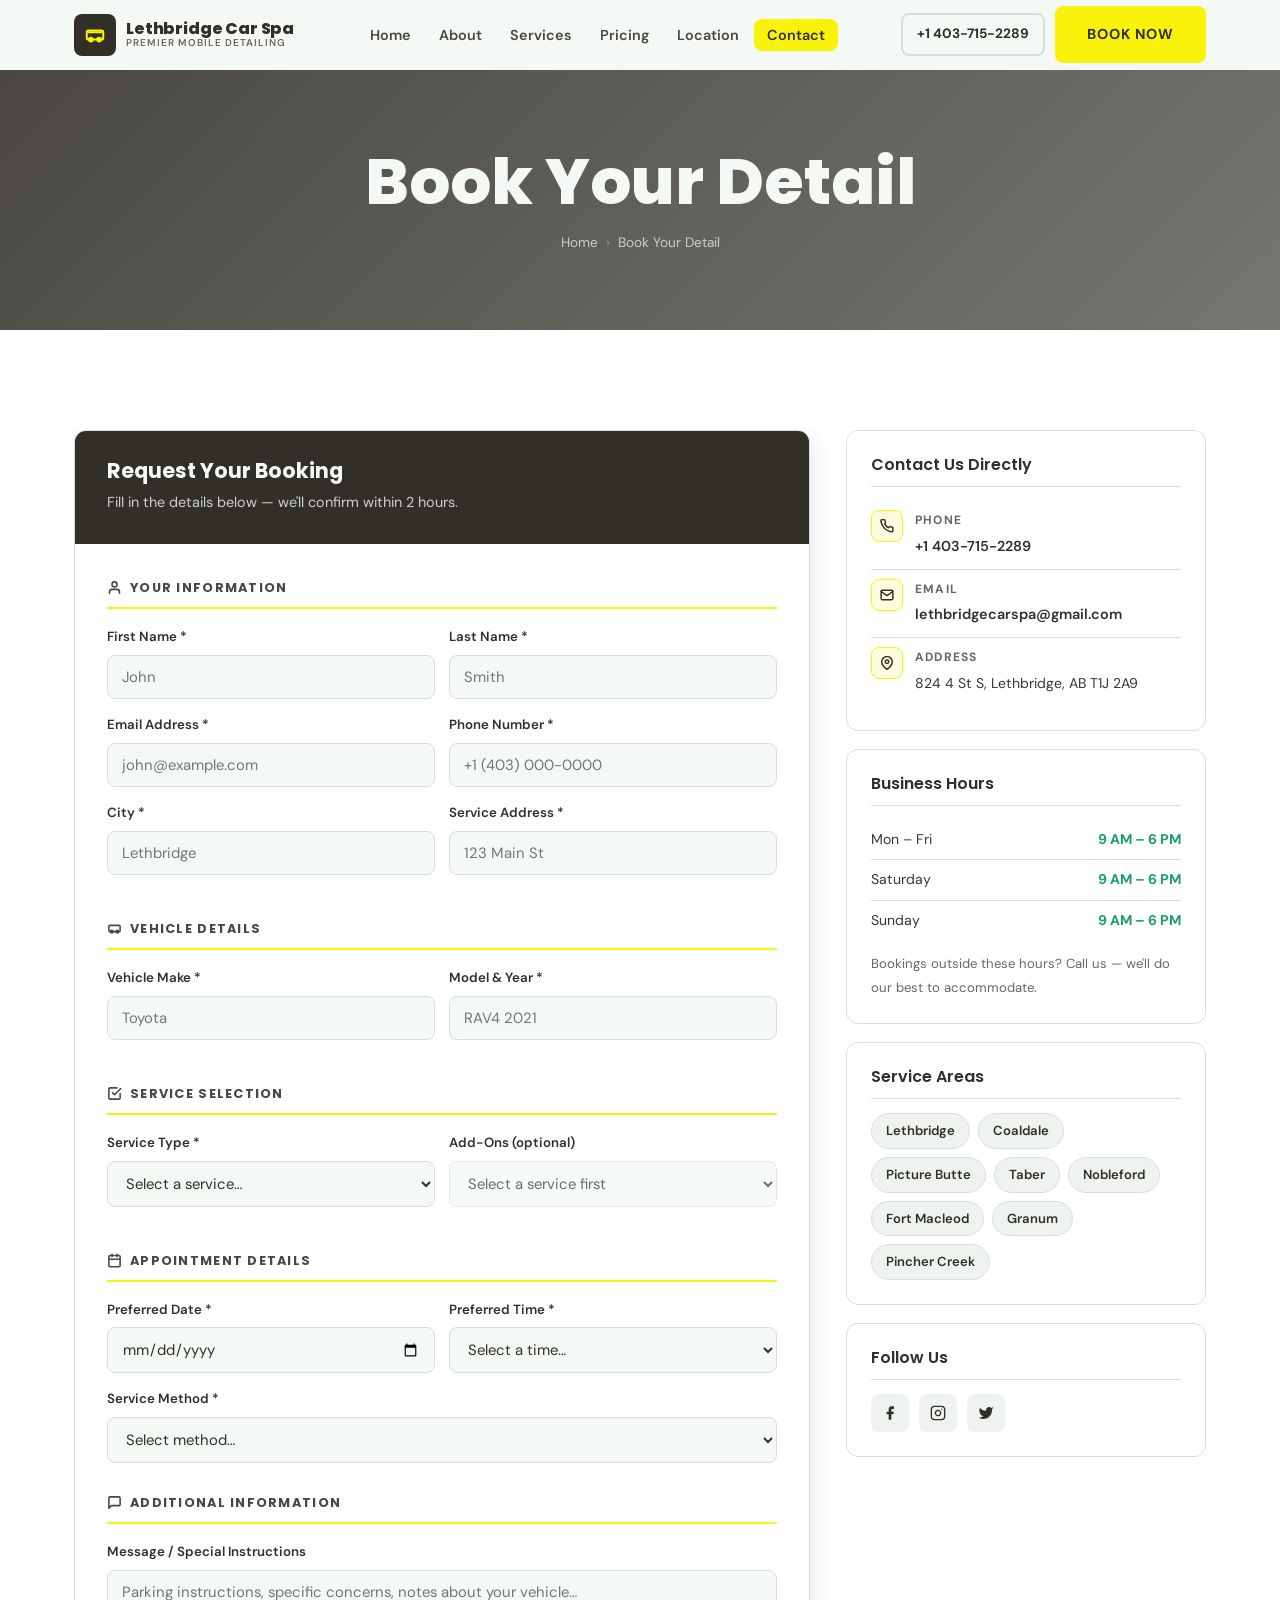
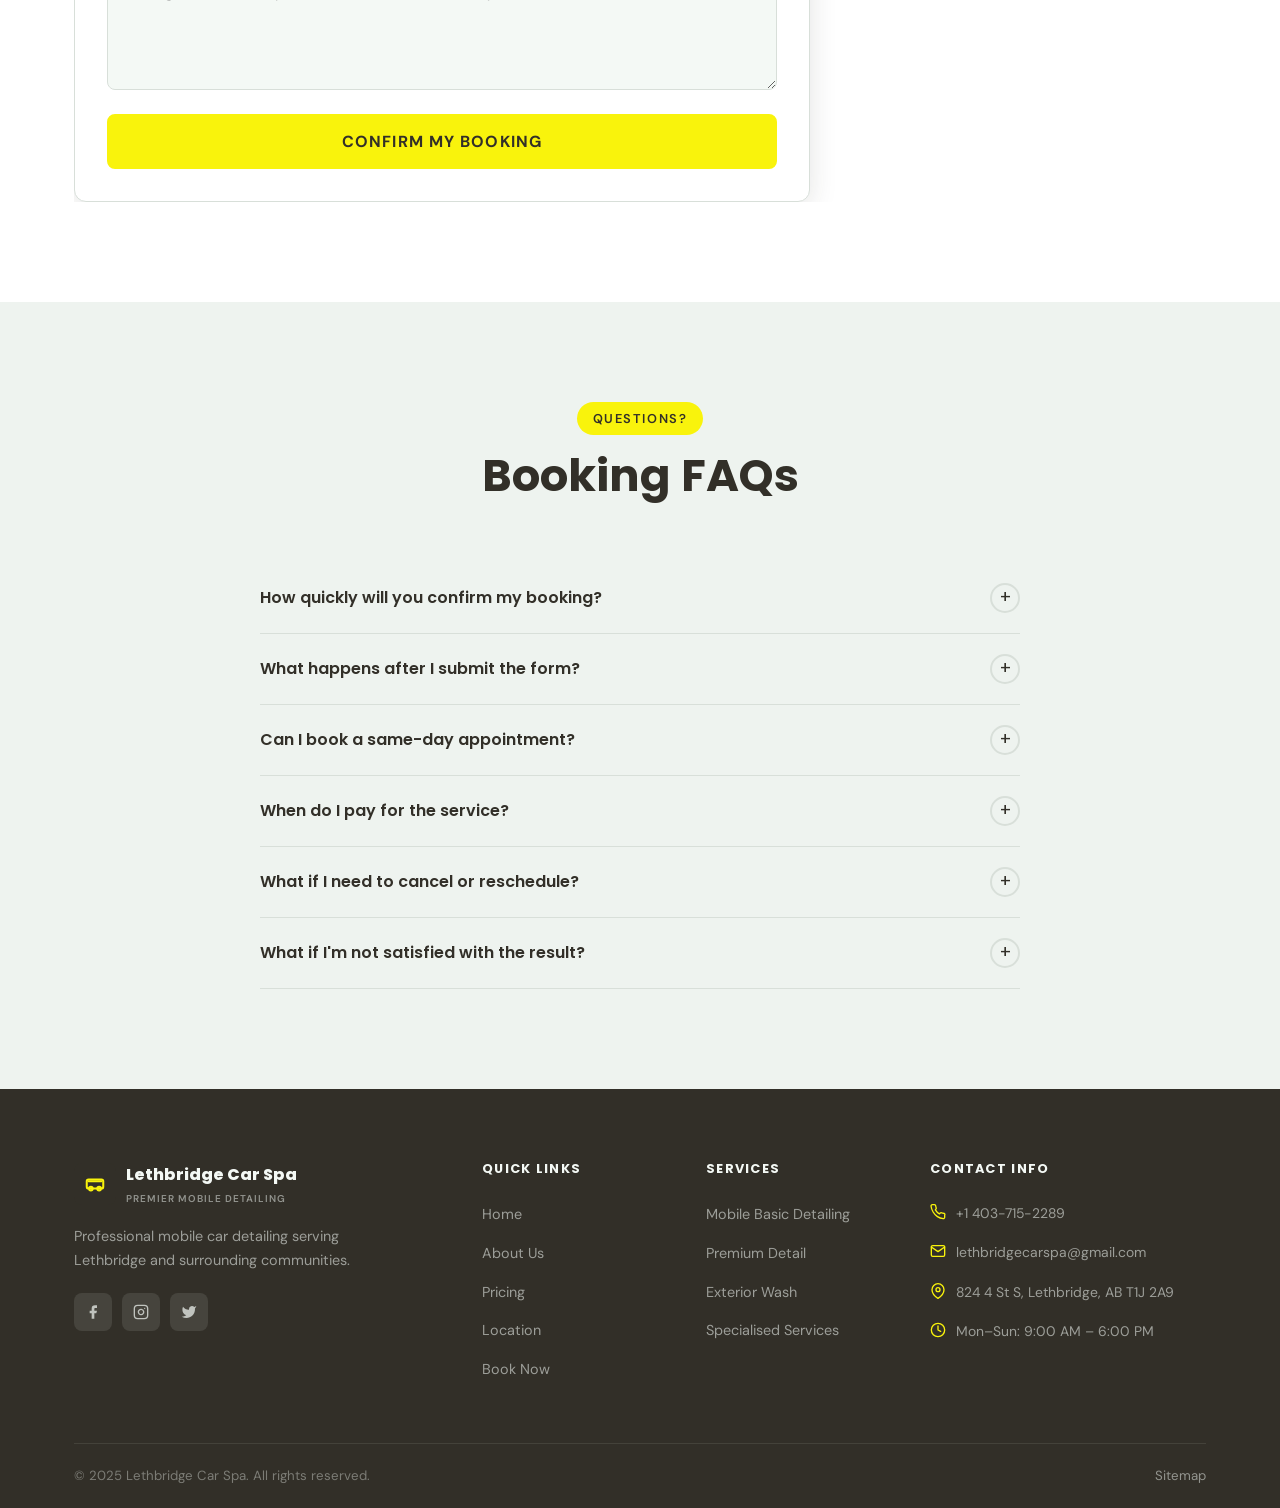
<file: contact/index.html>
<!DOCTYPE html>
<html lang="en">
<head>
  <meta charset="UTF-8" />
  <meta name="viewport" content="width=device-width, initial-scale=1.0" />
  <title>Book Your Detail — Lethbridge Car Spa</title>
  <meta name="description" content="Book a professional mobile car detail with Lethbridge Car Spa. Fill out our quick form and we'll confirm within 2 hours. Available Mon–Sun, 9 AM–6 PM." />
  <meta name="robots" content="index, follow" />
  <link rel="canonical" href="https://lethbridgecarspa.site/contact/" />
  <meta property="og:title" content="Book Your Detail — Lethbridge Car Spa" />
  <meta property="og:description" content="Book your mobile car detail online. Fast confirmation, fully mobile, available 7 days a week in Lethbridge, AB." />
  <meta property="og:type" content="website" />
  <meta property="og:url" content="https://lethbridgecarspa.site/contact/" />
  <link rel="stylesheet" href="/css/style.css" />
  <link rel="stylesheet" href="https://unpkg.com/aos@2.3.1/dist/aos.css" />
</head>
<body>

<!-- NAVBAR -->
<header class="navbar" id="navbar">
  <div class="container nav-inner">
    <a href="/" class="nav-logo">
      <div class="nav-logo-mark"><svg width="22" height="22" viewBox="0 0 24 24" fill="none" stroke="#f9f30c" stroke-width="2.2" stroke-linecap="round" stroke-linejoin="round"><path d="M19 17H5a2 2 0 0 1-2-2V9a2 2 0 0 1 2-2h14a2 2 0 0 1 2 2v6a2 2 0 0 1-2 2Z"/><circle cx="7.5" cy="17" r="2"/><circle cx="16.5" cy="17" r="2"/><path d="M5 9h14"/></svg></div>
      <div class="nav-logo-text-wrap"><span class="nav-logo-name">Lethbridge Car Spa</span><span class="nav-logo-tag">Premier Mobile Detailing</span></div>
    </a>
    <ul class="nav-links">
      <li><a href="/">Home</a></li>
      <li><a href="/about/">About</a></li>
      <li><a href="/services/">Services</a></li>
      <li><a href="/pricing/">Pricing</a></li>
      <li><a href="/location/">Location</a></li>
      <li><a href="/contact/">Contact</a></li>
    </ul>
    <div class="nav-right">
      <a href="tel:+14037152289" class="nav-phone">+1 403-715-2289</a>
      <a href="/contact/" class="btn btn-primary">Book Now</a>
      <button class="nav-toggle" id="navToggle" aria-label="Toggle menu"><span></span><span></span><span></span></button>
    </div>
  </div>
</header>
<nav class="mobile-nav" id="mobileNav">
  <div class="mobile-nav-inner">
    <ul class="mobile-nav-links">
      <li><a href="/">Home</a></li><li><a href="/about/">About</a></li><li><a href="/services/">Services</a></li><li><a href="/pricing/">Pricing</a></li><li><a href="/location/">Location</a></li><li><a href="/contact/">Contact</a></li>
    </ul>
    <div class="mobile-nav-cta"><a href="tel:+14037152289" class="btn btn-dark">+1 403-715-2289</a><a href="/contact/" class="btn btn-primary">Book Now</a></div>
  </div>
</nav>

<!-- PAGE HEADER -->
<div class="page-header">
  <div class="page-header-bg" style="background-image: url('https://images.unsplash.com/photo-1601362840469-51e4d8d58785?w=1600&q=80');"></div>
  <div class="page-header-overlay"></div>
  <div class="page-header-content">
    <h1>Book Your Detail</h1>
    <nav class="breadcrumb"><a href="/">Home</a><span class="breadcrumb-sep">›</span><span>Book Your Detail</span></nav>
  </div>
</div>

<!-- BOOKING SECTION -->
<section class="section section--white">
  <div class="container">
    <div class="contact-layout">

      <!-- FORM -->
      <div>
        <div class="booking-card" data-aos="fade-right">
          <div class="booking-card-header">
            <h2>Request Your Booking</h2>
            <p>Fill in the details below — we'll confirm within 2 hours.</p>
          </div>

          <div id="formWrapper" class="booking-form-body">

            <!-- YOUR INFO -->
            <div class="form-section-title">
              <svg width="15" height="15" viewBox="0 0 24 24" fill="none" stroke="currentColor" stroke-width="2.5" stroke-linecap="round" stroke-linejoin="round"><path d="M20 21v-2a4 4 0 0 0-4-4H8a4 4 0 0 0-4 4v2"/><circle cx="12" cy="7" r="4"/></svg>
              Your Information
            </div>
            <div class="form-row">
              <div class="form-group"><label for="firstName">First Name *</label><input type="text" id="firstName" placeholder="John" /></div>
              <div class="form-group"><label for="lastName">Last Name *</label><input type="text" id="lastName" placeholder="Smith" /></div>
            </div>
            <div class="form-row">
              <div class="form-group"><label for="email">Email Address *</label><input type="email" id="email" placeholder="john@example.com" /></div>
              <div class="form-group"><label for="phone">Phone Number *</label><input type="tel" id="phone" placeholder="+1 (403) 000-0000" /></div>
            </div>
            <div class="form-row">
              <div class="form-group"><label for="city">City *</label><input type="text" id="city" placeholder="Lethbridge" /></div>
              <div class="form-group"><label for="address">Service Address *</label><input type="text" id="address" placeholder="123 Main St" /></div>
            </div>

            <!-- VEHICLE -->
            <div class="form-section-title">
              <svg width="15" height="15" viewBox="0 0 24 24" fill="none" stroke="currentColor" stroke-width="2.5" stroke-linecap="round" stroke-linejoin="round"><path d="M19 17H5a2 2 0 0 1-2-2V9a2 2 0 0 1 2-2h14a2 2 0 0 1 2 2v6a2 2 0 0 1-2 2Z"/><circle cx="7.5" cy="17" r="2"/><circle cx="16.5" cy="17" r="2"/></svg>
              Vehicle Details
            </div>
            <div class="form-row">
              <div class="form-group"><label for="vehicleMake">Vehicle Make *</label><input type="text" id="vehicleMake" placeholder="Toyota" /></div>
              <div class="form-group"><label for="vehicleModel">Model &amp; Year *</label><input type="text" id="vehicleModel" placeholder="RAV4 2021" /></div>
            </div>

            <!-- SERVICE -->
            <div class="form-section-title">
              <svg width="15" height="15" viewBox="0 0 24 24" fill="none" stroke="currentColor" stroke-width="2.5" stroke-linecap="round" stroke-linejoin="round"><polyline points="9 11 12 14 22 4"/><path d="M21 12v7a2 2 0 0 1-2 2H5a2 2 0 0 1-2-2V5a2 2 0 0 1 2-2h11"/></svg>
              Service Selection
            </div>
            <div class="form-row">
              <div class="form-group">
                <label for="serviceType">Service Type *</label>
                <select id="serviceType">
                  <option value="">Select a service…</option>
                  <option value="mobile-basic">Mobile Basic Detailing — $190</option>
                  <option value="premium-detail">Premium Detail — $230</option>
                  <option value="exterior-wash">Exterior Wash — +$70 add-on</option>
                  <option value="specialised">Specialised Services — Custom Quote</option>
                </select>
              </div>
              <div class="form-group">
                <label for="addons">Add-Ons (optional)</label>
                <select id="addons" disabled>
                  <option value="">Select a service first</option>
                </select>
              </div>
            </div>

            <!-- APPOINTMENT -->
            <div class="form-section-title">
              <svg width="15" height="15" viewBox="0 0 24 24" fill="none" stroke="currentColor" stroke-width="2.5" stroke-linecap="round" stroke-linejoin="round"><rect x="3" y="4" width="18" height="18" rx="2" ry="2"/><line x1="16" y1="2" x2="16" y2="6"/><line x1="8" y1="2" x2="8" y2="6"/><line x1="3" y1="10" x2="21" y2="10"/></svg>
              Appointment Details
            </div>
            <div class="form-row">
              <div class="form-group"><label for="preferredDate">Preferred Date *</label><input type="date" id="preferredDate" /></div>
              <div class="form-group">
                <label for="preferredTime">Preferred Time *</label>
                <select id="preferredTime">
                  <option value="">Select a time…</option>
                  <option value="09:00">9:00 AM</option>
                  <option value="10:00">10:00 AM</option>
                  <option value="11:00">11:00 AM</option>
                  <option value="12:00">12:00 PM</option>
                  <option value="13:00">1:00 PM</option>
                  <option value="14:00">2:00 PM</option>
                  <option value="15:00">3:00 PM</option>
                  <option value="16:00">4:00 PM</option>
                </select>
              </div>
            </div>
            <div class="form-group">
              <label for="serviceMethod">Service Method *</label>
              <select id="serviceMethod">
                <option value="">Select method…</option>
                <option value="mobile">Mobile Service — We come to you</option>
                <option value="drop-off">Self Drop-Off</option>
                <option value="pickup">Pick-Up &amp; Drop-Off</option>
              </select>
            </div>

            <!-- MESSAGE -->
            <div class="form-section-title">
              <svg width="15" height="15" viewBox="0 0 24 24" fill="none" stroke="currentColor" stroke-width="2.5" stroke-linecap="round" stroke-linejoin="round"><path d="M21 15a2 2 0 0 1-2 2H7l-4 4V5a2 2 0 0 1 2-2h14a2 2 0 0 1 2 2z"/></svg>
              Additional Information
            </div>
            <div class="form-group">
              <label for="message">Message / Special Instructions</label>
              <textarea id="message" placeholder="Parking instructions, specific concerns, notes about your vehicle…"></textarea>
            </div>

            <div class="form-submit">
              <button type="button" class="btn btn-primary" id="submitBtn">Confirm My Booking</button>
            </div>

          </div><!-- /#formWrapper -->

          <!-- SUCCESS STATE -->
          <div id="formSuccess" class="form-success">
            <div class="form-success-icon">
              <svg width="36" height="36" viewBox="0 0 24 24" fill="none" stroke="var(--color-check)" stroke-width="2.5" stroke-linecap="round" stroke-linejoin="round"><polyline points="20 6 9 17 4 12"/></svg>
            </div>
            <h2>Booking Request Sent!</h2>
            <p>Thank you for choosing Lethbridge Car Spa. We've received your request and will confirm your appointment within 2 hours. Need us sooner? Call <a href="tel:+14037152289" style="color:var(--color-dark);font-weight:700;">+1 403-715-2289</a>.</p>
            <a href="/" class="btn btn-dark">Back to Home</a>
          </div>

        </div><!-- /.booking-card -->
      </div>

      <!-- SIDEBAR -->
      <aside data-aos="fade-left">

        <div class="sidebar-card">
          <h3>Contact Us Directly</h3>
          <div class="sidebar-info-item">
            <div class="sidebar-icon"><svg width="14" height="14" viewBox="0 0 24 24" fill="none" stroke="var(--color-dark)" stroke-width="2.5" stroke-linecap="round" stroke-linejoin="round"><path d="M22 16.92v3a2 2 0 0 1-2.18 2 19.79 19.79 0 0 1-8.63-3.07A19.5 19.5 0 0 1 4.69 12a19.79 19.79 0 0 1-3.07-8.67A2 2 0 0 1 3.56 1h3a2 2 0 0 1 2 1.72 12.84 12.84 0 0 0 .7 2.81 2 2 0 0 1-.45 2.11L8.09 8.91a16 16 0 0 0 6 6l1.27-1.27a2 2 0 0 1 2.11-.45 12.84 12.84 0 0 0 2.81.7A2 2 0 0 1 22 16.92z"/></svg></div>
            <div>
              <div style="font-size:0.75rem;font-weight:700;text-transform:uppercase;letter-spacing:0.1em;color:var(--color-text-muted);margin-bottom:2px;">Phone</div>
              <a href="tel:+14037152289">+1 403-715-2289</a>
            </div>
          </div>
          <div class="sidebar-info-item">
            <div class="sidebar-icon"><svg width="14" height="14" viewBox="0 0 24 24" fill="none" stroke="var(--color-dark)" stroke-width="2.5" stroke-linecap="round" stroke-linejoin="round"><path d="M4 4h16c1.1 0 2 .9 2 2v12c0 1.1-.9 2-2 2H4c-1.1 0-2-.9-2-2V6c0-1.1.9-2 2-2z"/><polyline points="22,6 12,13 2,6"/></svg></div>
            <div>
              <div style="font-size:0.75rem;font-weight:700;text-transform:uppercase;letter-spacing:0.1em;color:var(--color-text-muted);margin-bottom:2px;">Email</div>
              <a href="mailto:lethbridgecarspa@gmail.com">lethbridgecarspa@gmail.com</a>
            </div>
          </div>
          <div class="sidebar-info-item">
            <div class="sidebar-icon"><svg width="14" height="14" viewBox="0 0 24 24" fill="none" stroke="var(--color-dark)" stroke-width="2.5" stroke-linecap="round" stroke-linejoin="round"><path d="M21 10c0 7-9 13-9 13s-9-6-9-13a9 9 0 0 1 18 0z"/><circle cx="12" cy="10" r="3"/></svg></div>
            <div>
              <div style="font-size:0.75rem;font-weight:700;text-transform:uppercase;letter-spacing:0.1em;color:var(--color-text-muted);margin-bottom:2px;">Address</div>
              <span style="font-size:0.88rem;">824 4 St S, Lethbridge, AB T1J 2A9</span>
            </div>
          </div>
        </div>

        <div class="sidebar-card">
          <h3>Business Hours</h3>
          <div style="font-size:0.88rem;">
            <div style="display:flex;justify-content:space-between;padding:7px 0;border-bottom:1px solid var(--color-border);"><span>Mon – Fri</span><span style="color:var(--color-check);font-weight:700;">9 AM – 6 PM</span></div>
            <div style="display:flex;justify-content:space-between;padding:7px 0;border-bottom:1px solid var(--color-border);"><span>Saturday</span><span style="color:var(--color-check);font-weight:700;">9 AM – 6 PM</span></div>
            <div style="display:flex;justify-content:space-between;padding:7px 0;"><span>Sunday</span><span style="color:var(--color-check);font-weight:700;">9 AM – 6 PM</span></div>
            <div style="margin-top:12px;font-size:0.82rem;color:var(--color-text-muted);">Bookings outside these hours? Call us — we'll do our best to accommodate.</div>
          </div>
        </div>

        <div class="sidebar-card">
          <h3>Service Areas</h3>
          <div class="area-tags">
            <span class="area-tag">Lethbridge</span>
            <span class="area-tag">Coaldale</span>
            <span class="area-tag">Picture Butte</span>
            <span class="area-tag">Taber</span>
            <span class="area-tag">Nobleford</span>
            <span class="area-tag">Fort Macleod</span>
            <span class="area-tag">Granum</span>
            <span class="area-tag">Pincher Creek</span>
          </div>
        </div>

        <div class="sidebar-card">
          <h3>Follow Us</h3>
          <div style="display:flex;gap:10px;margin-top:4px;">
            <a href="#" class="social-btn" style="background:var(--color-surface);color:var(--color-dark);" aria-label="Facebook"><svg width="16" height="16" viewBox="0 0 24 24" fill="currentColor"><path d="M18 2h-3a5 5 0 0 0-5 5v3H7v4h3v8h4v-8h3l1-4h-4V7a1 1 0 0 1 1-1h3z"/></svg></a>
            <a href="#" class="social-btn" style="background:var(--color-surface);color:var(--color-dark);" aria-label="Instagram"><svg width="16" height="16" viewBox="0 0 24 24" fill="none" stroke="currentColor" stroke-width="2" stroke-linecap="round" stroke-linejoin="round"><rect x="2" y="2" width="20" height="20" rx="5" ry="5"/><path d="M16 11.37A4 4 0 1 1 12.63 8 4 4 0 0 1 16 11.37z"/><line x1="17.5" y1="6.5" x2="17.51" y2="6.5"/></svg></a>
            <a href="#" class="social-btn" style="background:var(--color-surface);color:var(--color-dark);" aria-label="Twitter"><svg width="16" height="16" viewBox="0 0 24 24" fill="currentColor"><path d="M23 3a10.9 10.9 0 0 1-3.14 1.53 4.48 4.48 0 0 0-7.86 3v1A10.66 10.66 0 0 1 3 4s-4 9 5 13a11.64 11.64 0 0 1-7 2c9 5 20 0 20-11.5a4.5 4.5 0 0 0-.08-.83A7.72 7.72 0 0 0 23 3z"/></svg></a>
          </div>
        </div>

      </aside>
    </div>
  </div>
</section>

<!-- FAQ -->
<section class="section section--alt">
  <div class="container">
    <div class="section-header" data-aos="fade-up">
      <span class="section-label">Questions?</span>
      <h2>Booking FAQs</h2>
    </div>
    <div class="faq-list">
      <details class="faq-item" data-aos="fade-up">
        <summary>How quickly will you confirm my booking? <span class="faq-icon">+</span></summary>
        <div class="faq-answer">We aim to confirm all booking requests within 2 hours during business hours (9 AM–6 PM, Mon–Sun). Evening submissions will receive confirmation first thing the following morning. For urgent bookings, call us directly at +1 403-715-2289.</div>
      </details>
      <details class="faq-item" data-aos="fade-up">
        <summary>What happens after I submit the form? <span class="faq-icon">+</span></summary>
        <div class="faq-answer">Our team reviews your request, contacts you by phone or email to confirm the appointment, finalise pricing based on your vehicle, and answer any questions. No payment is required at this stage — everything is confirmed before we begin.</div>
      </details>
      <details class="faq-item" data-aos="fade-up">
        <summary>Can I book a same-day appointment? <span class="faq-icon">+</span></summary>
        <div class="faq-answer">Same-day bookings may be available depending on our schedule. For same-day requests, please call us directly at +1 403-715-2289 rather than using the form — we can often accommodate short-notice bookings if we have availability.</div>
      </details>
      <details class="faq-item" data-aos="fade-up">
        <summary>When do I pay for the service? <span class="faq-icon">+</span></summary>
        <div class="faq-answer">Payment is collected on completion of the service, once you've inspected the work and are fully satisfied. We accept cash, Interac e-transfer, and all major credit cards. We never ask for upfront payment.</div>
      </details>
      <details class="faq-item" data-aos="fade-up">
        <summary>What if I need to cancel or reschedule? <span class="faq-icon">+</span></summary>
        <div class="faq-answer">Please give us at least 24 hours notice to cancel or reschedule. Call or email and we'll find another time that works. Late cancellations (under 24 hours) may incur a small $25 fee, but we handle these case-by-case and understand that life happens.</div>
      </details>
      <details class="faq-item" data-aos="fade-up">
        <summary>What if I'm not satisfied with the result? <span class="faq-icon">+</span></summary>
        <div class="faq-answer">Your satisfaction is fully guaranteed. If you're not completely happy, contact us within 24 hours and we will return to address any concerns free of charge — no debate, no hassle. We stand behind every single job we perform.</div>
      </details>
    </div>
  </div>
</section>

<!-- FOOTER -->
<footer class="footer">
  <div class="container">
    <div class="footer-grid">
      <div class="footer-brand">
        <div class="footer-brand-logo">
          <div class="nav-logo-mark"><svg width="22" height="22" viewBox="0 0 24 24" fill="none" stroke="#f9f30c" stroke-width="2.2" stroke-linecap="round" stroke-linejoin="round"><path d="M19 17H5a2 2 0 0 1-2-2V9a2 2 0 0 1 2-2h14a2 2 0 0 1 2 2v6a2 2 0 0 1-2 2Z"/><circle cx="7.5" cy="17" r="2"/><circle cx="16.5" cy="17" r="2"/><path d="M5 9h14"/></svg></div>
          <div><div class="footer-brand-name">Lethbridge Car Spa</div><div class="footer-brand-tag">Premier Mobile Detailing</div></div>
        </div>
        <p>Professional mobile car detailing serving Lethbridge and surrounding communities.</p>
        <div class="footer-socials">
          <a href="#" class="social-btn" aria-label="Facebook"><svg width="16" height="16" viewBox="0 0 24 24" fill="currentColor"><path d="M18 2h-3a5 5 0 0 0-5 5v3H7v4h3v8h4v-8h3l1-4h-4V7a1 1 0 0 1 1-1h3z"/></svg></a>
          <a href="#" class="social-btn" aria-label="Instagram"><svg width="16" height="16" viewBox="0 0 24 24" fill="none" stroke="currentColor" stroke-width="2" stroke-linecap="round" stroke-linejoin="round"><rect x="2" y="2" width="20" height="20" rx="5" ry="5"/><path d="M16 11.37A4 4 0 1 1 12.63 8 4 4 0 0 1 16 11.37z"/><line x1="17.5" y1="6.5" x2="17.51" y2="6.5"/></svg></a>
          <a href="#" class="social-btn" aria-label="Twitter"><svg width="16" height="16" viewBox="0 0 24 24" fill="currentColor"><path d="M23 3a10.9 10.9 0 0 1-3.14 1.53 4.48 4.48 0 0 0-7.86 3v1A10.66 10.66 0 0 1 3 4s-4 9 5 13a11.64 11.64 0 0 1-7 2c9 5 20 0 20-11.5a4.5 4.5 0 0 0-.08-.83A7.72 7.72 0 0 0 23 3z"/></svg></a>
        </div>
      </div>
      <div class="footer-col"><h4>Quick Links</h4><ul><li><a href="/">Home</a></li><li><a href="/about/">About Us</a></li><li><a href="/pricing/">Pricing</a></li><li><a href="/location/">Location</a></li><li><a href="/contact/">Book Now</a></li></ul></div>
      <div class="footer-col"><h4>Services</h4><ul><li><a href="/services/">Mobile Basic Detailing</a></li><li><a href="/services/">Premium Detail</a></li><li><a href="/services/">Exterior Wash</a></li><li><a href="/services/">Specialised Services</a></li></ul></div>
      <div class="footer-col">
        <h4>Contact Info</h4>
        <div class="footer-contact-item"><svg class="footer-contact-icon" viewBox="0 0 24 24" fill="none" stroke="currentColor" stroke-width="2" stroke-linecap="round" stroke-linejoin="round"><path d="M22 16.92v3a2 2 0 0 1-2.18 2 19.79 19.79 0 0 1-8.63-3.07A19.5 19.5 0 0 1 4.69 12a19.79 19.79 0 0 1-3.07-8.67A2 2 0 0 1 3.56 1h3a2 2 0 0 1 2 1.72 12.84 12.84 0 0 0 .7 2.81 2 2 0 0 1-.45 2.11L8.09 8.91a16 16 0 0 0 6 6l1.27-1.27a2 2 0 0 1 2.11-.45 12.84 12.84 0 0 0 2.81.7A2 2 0 0 1 22 16.92z"/></svg><a href="tel:+14037152289">+1 403-715-2289</a></div>
        <div class="footer-contact-item"><svg class="footer-contact-icon" viewBox="0 0 24 24" fill="none" stroke="currentColor" stroke-width="2" stroke-linecap="round" stroke-linejoin="round"><path d="M4 4h16c1.1 0 2 .9 2 2v12c0 1.1-.9 2-2 2H4c-1.1 0-2-.9-2-2V6c0-1.1.9-2 2-2z"/><polyline points="22,6 12,13 2,6"/></svg><a href="mailto:lethbridgecarspa@gmail.com">lethbridgecarspa@gmail.com</a></div>
        <div class="footer-contact-item"><svg class="footer-contact-icon" viewBox="0 0 24 24" fill="none" stroke="currentColor" stroke-width="2" stroke-linecap="round" stroke-linejoin="round"><path d="M21 10c0 7-9 13-9 13s-9-6-9-13a9 9 0 0 1 18 0z"/><circle cx="12" cy="10" r="3"/></svg><span>824 4 St S, Lethbridge, AB T1J 2A9</span></div>
        <div class="footer-contact-item"><svg class="footer-contact-icon" viewBox="0 0 24 24" fill="none" stroke="currentColor" stroke-width="2" stroke-linecap="round" stroke-linejoin="round"><circle cx="12" cy="12" r="10"/><polyline points="12 6 12 12 16 14"/></svg><span>Mon–Sun: 9:00 AM – 6:00 PM</span></div>
      </div>
    </div>
    <div class="footer-bottom"><p>&copy; 2025 Lethbridge Car Spa. All rights reserved.</p><a href="/sitemap.xml">Sitemap</a></div>
  </div>
</footer>

<script src="https://unpkg.com/aos@2.3.1/dist/aos.js"></script>
<script src="/js/main.js"></script>
</body>
</html>
</file>
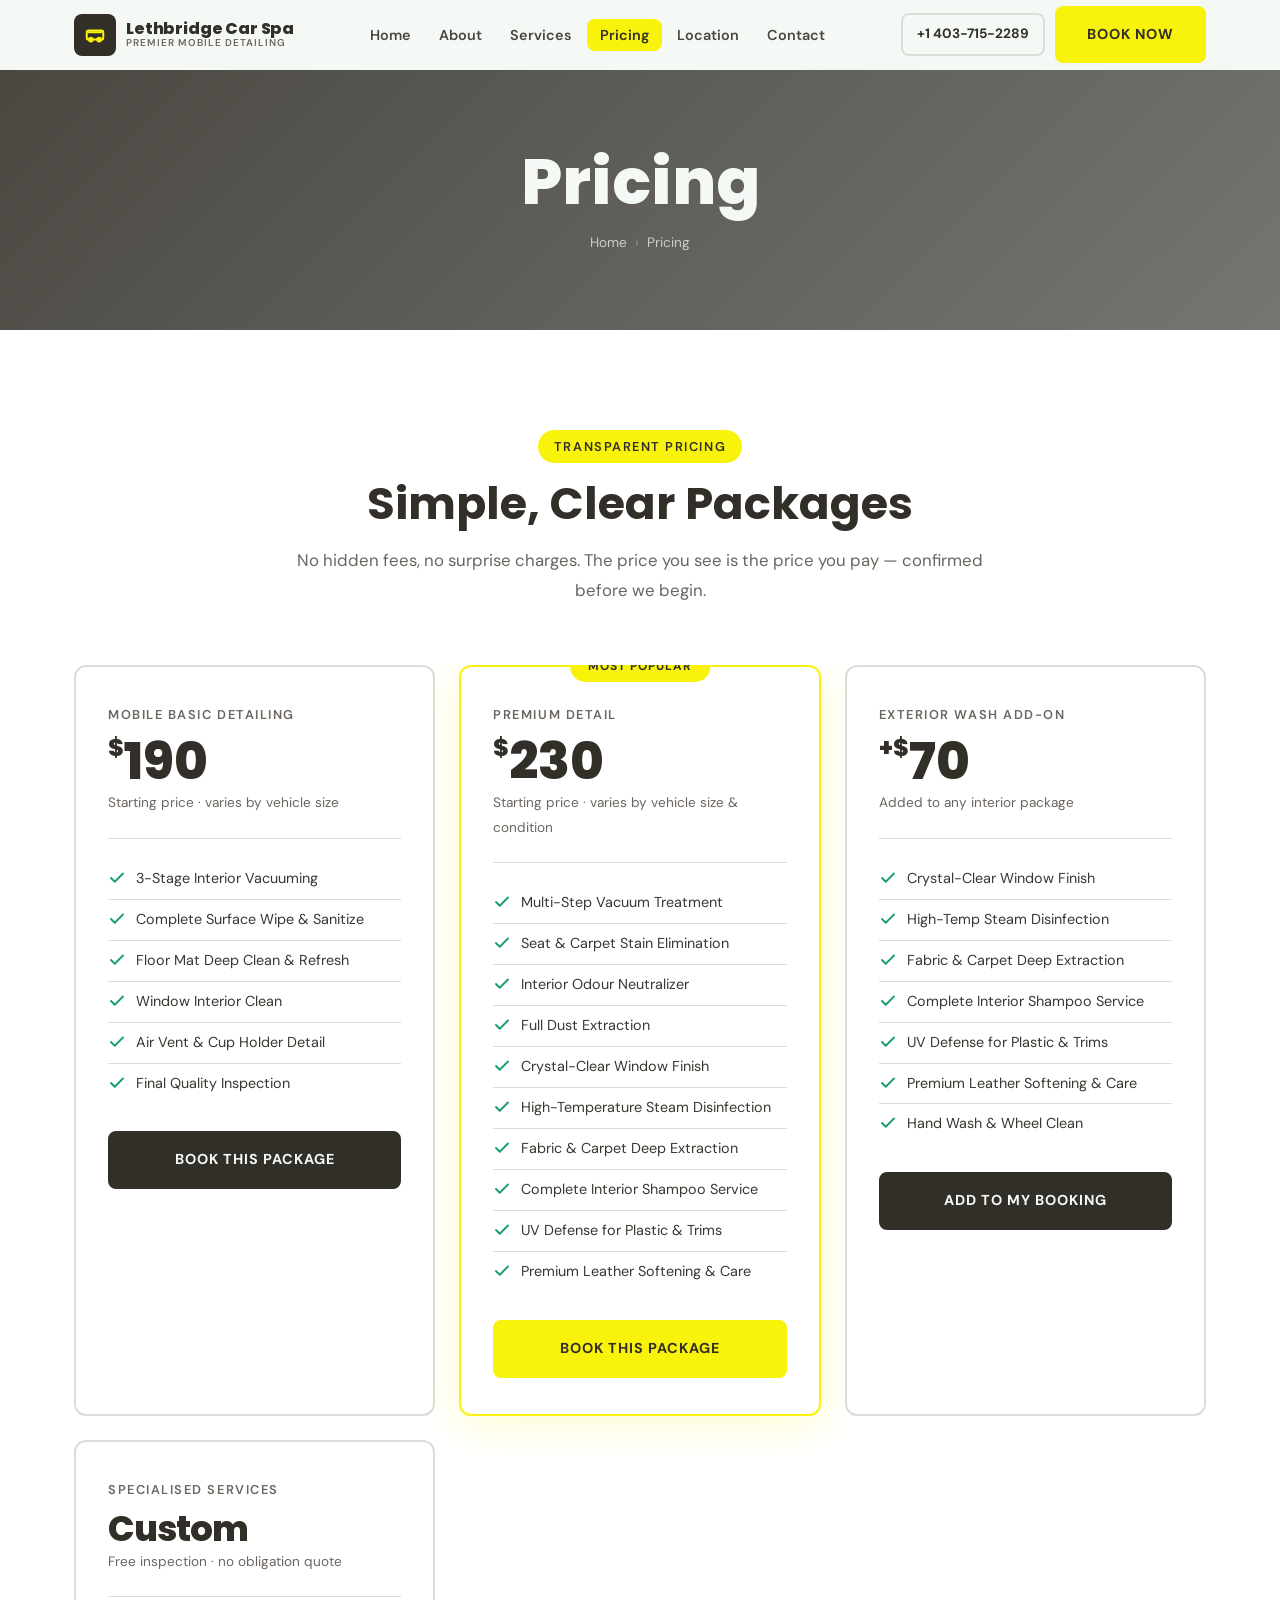
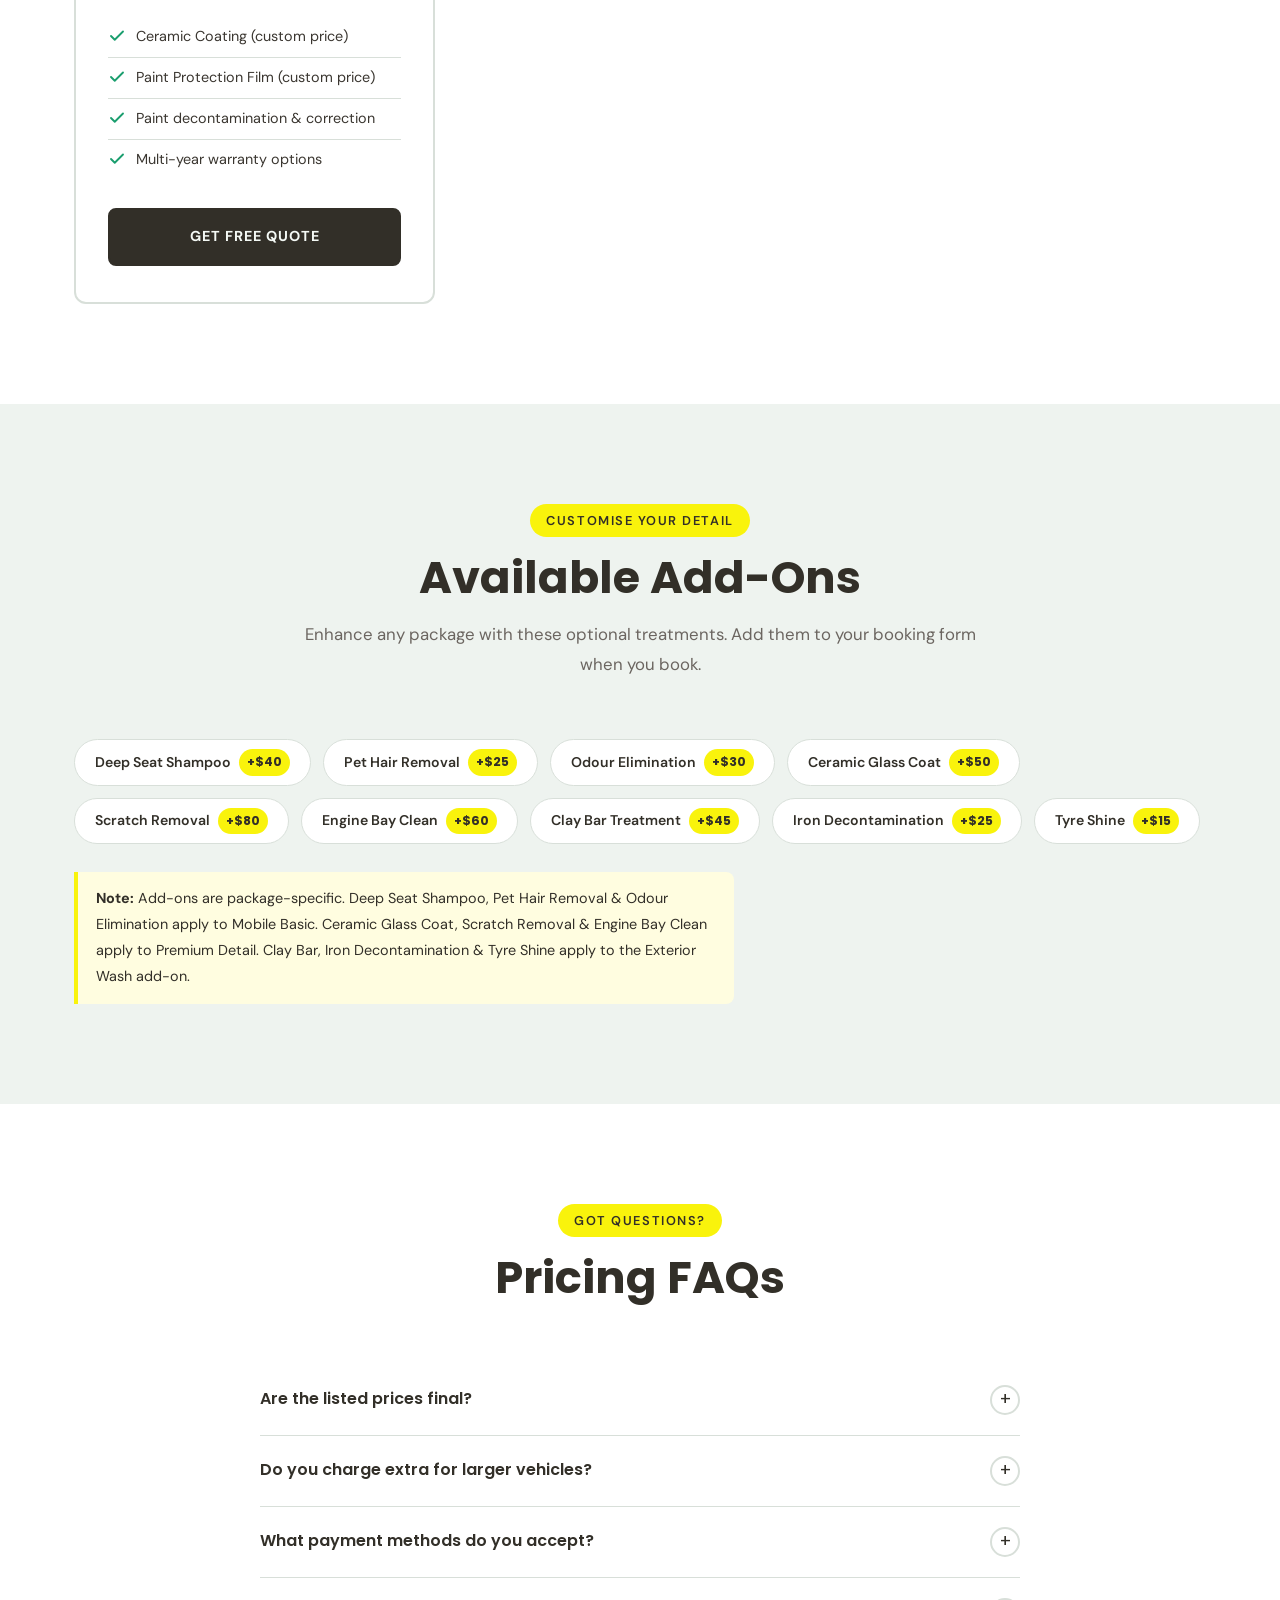
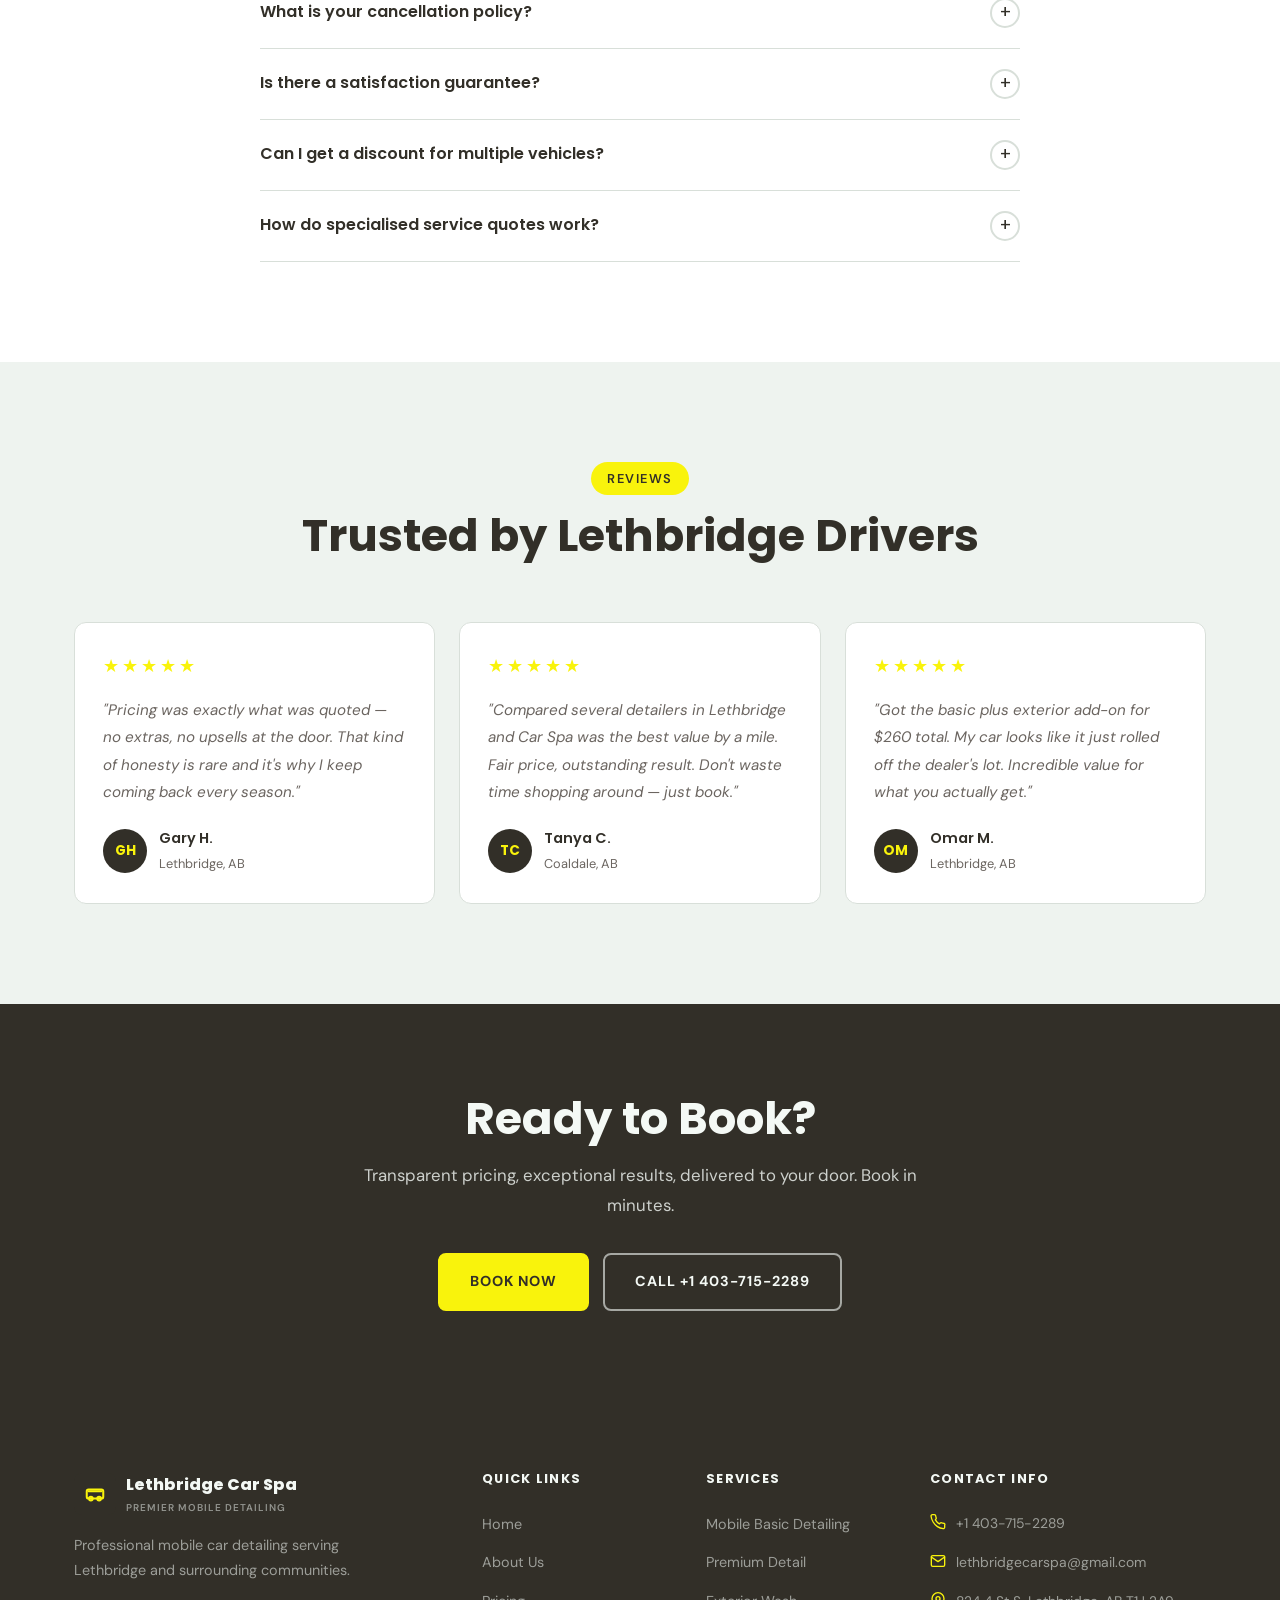
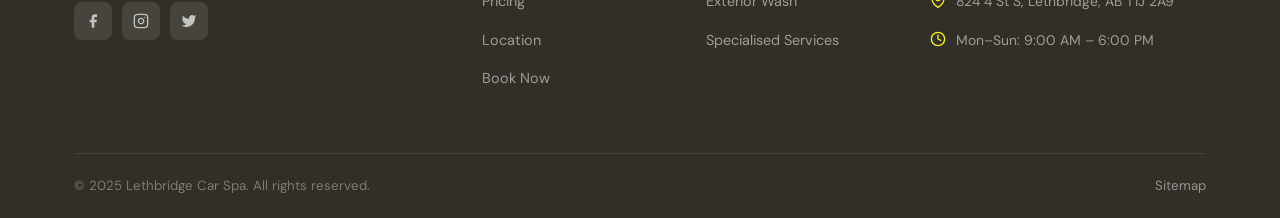
<file: pricing/index.html>
<!DOCTYPE html>
<html lang="en">
<head>
  <meta charset="UTF-8" />
  <meta name="viewport" content="width=device-width, initial-scale=1.0" />
  <title>Pricing — Lethbridge Car Spa</title>
  <meta name="description" content="Transparent car detailing prices from Lethbridge Car Spa. Mobile Basic from $190, Premium Detail from $230. View all packages, add-ons and FAQs." />
  <meta name="robots" content="index, follow" />
  <link rel="canonical" href="https://lethbridgecarspa.site/pricing/" />
  <meta property="og:title" content="Pricing — Lethbridge Car Spa" />
  <meta property="og:description" content="Clear, honest pricing for professional mobile car detailing in Lethbridge. No hidden fees." />
  <meta property="og:type" content="website" />
  <meta property="og:url" content="https://lethbridgecarspa.site/pricing/" />
  <link rel="stylesheet" href="/css/style.css" />
  <link rel="stylesheet" href="https://unpkg.com/aos@2.3.1/dist/aos.css" />
</head>
<body>

<!-- NAVBAR -->
<header class="navbar" id="navbar">
  <div class="container nav-inner">
    <a href="/" class="nav-logo">
      <div class="nav-logo-mark"><svg width="22" height="22" viewBox="0 0 24 24" fill="none" stroke="#f9f30c" stroke-width="2.2" stroke-linecap="round" stroke-linejoin="round"><path d="M19 17H5a2 2 0 0 1-2-2V9a2 2 0 0 1 2-2h14a2 2 0 0 1 2 2v6a2 2 0 0 1-2 2Z"/><circle cx="7.5" cy="17" r="2"/><circle cx="16.5" cy="17" r="2"/><path d="M5 9h14"/></svg></div>
      <div class="nav-logo-text-wrap"><span class="nav-logo-name">Lethbridge Car Spa</span><span class="nav-logo-tag">Premier Mobile Detailing</span></div>
    </a>
    <ul class="nav-links">
      <li><a href="/">Home</a></li>
      <li><a href="/about/">About</a></li>
      <li><a href="/services/">Services</a></li>
      <li><a href="/pricing/">Pricing</a></li>
      <li><a href="/location/">Location</a></li>
      <li><a href="/contact/">Contact</a></li>
    </ul>
    <div class="nav-right">
      <a href="tel:+14037152289" class="nav-phone">+1 403-715-2289</a>
      <a href="/contact/" class="btn btn-primary">Book Now</a>
      <button class="nav-toggle" id="navToggle" aria-label="Toggle menu"><span></span><span></span><span></span></button>
    </div>
  </div>
</header>
<nav class="mobile-nav" id="mobileNav">
  <div class="mobile-nav-inner">
    <ul class="mobile-nav-links">
      <li><a href="/">Home</a></li><li><a href="/about/">About</a></li><li><a href="/services/">Services</a></li><li><a href="/pricing/">Pricing</a></li><li><a href="/location/">Location</a></li><li><a href="/contact/">Contact</a></li>
    </ul>
    <div class="mobile-nav-cta"><a href="tel:+14037152289" class="btn btn-dark">+1 403-715-2289</a><a href="/contact/" class="btn btn-primary">Book Now</a></div>
  </div>
</nav>

<!-- PAGE HEADER -->
<div class="page-header">
  <div class="page-header-bg" style="background-image: url('https://images.unsplash.com/photo-1600880292203-757bb62b4baf?w=1600&q=80');"></div>
  <div class="page-header-overlay"></div>
  <div class="page-header-content">
    <h1>Pricing</h1>
    <nav class="breadcrumb"><a href="/">Home</a><span class="breadcrumb-sep">›</span><span>Pricing</span></nav>
  </div>
</div>

<!-- ALL PRICING CARDS -->
<section class="section section--white">
  <div class="container">
    <div class="section-header" data-aos="fade-up">
      <span class="section-label">Transparent Pricing</span>
      <h2>Simple, Clear Packages</h2>
      <p>No hidden fees, no surprise charges. The price you see is the price you pay — confirmed before we begin.</p>
    </div>
    <div class="pricing-grid">

      <div class="pricing-card" data-aos="fade-up" data-aos-delay="0">
        <div class="pricing-name">Mobile Basic Detailing</div>
        <div class="pricing-price"><sup>$</sup>190</div>
        <div class="pricing-note">Starting price · varies by vehicle size</div>
        <hr class="pricing-divider" />
        <ul class="pricing-features">
          <li><svg class="check-icon" viewBox="0 0 24 24" fill="none" stroke="var(--color-check)" stroke-width="2.5" stroke-linecap="round" stroke-linejoin="round"><polyline points="20 6 9 17 4 12"/></svg>3-Stage Interior Vacuuming</li>
          <li><svg class="check-icon" viewBox="0 0 24 24" fill="none" stroke="var(--color-check)" stroke-width="2.5" stroke-linecap="round" stroke-linejoin="round"><polyline points="20 6 9 17 4 12"/></svg>Complete Surface Wipe &amp; Sanitize</li>
          <li><svg class="check-icon" viewBox="0 0 24 24" fill="none" stroke="var(--color-check)" stroke-width="2.5" stroke-linecap="round" stroke-linejoin="round"><polyline points="20 6 9 17 4 12"/></svg>Floor Mat Deep Clean &amp; Refresh</li>
          <li><svg class="check-icon" viewBox="0 0 24 24" fill="none" stroke="var(--color-check)" stroke-width="2.5" stroke-linecap="round" stroke-linejoin="round"><polyline points="20 6 9 17 4 12"/></svg>Window Interior Clean</li>
          <li><svg class="check-icon" viewBox="0 0 24 24" fill="none" stroke="var(--color-check)" stroke-width="2.5" stroke-linecap="round" stroke-linejoin="round"><polyline points="20 6 9 17 4 12"/></svg>Air Vent &amp; Cup Holder Detail</li>
          <li><svg class="check-icon" viewBox="0 0 24 24" fill="none" stroke="var(--color-check)" stroke-width="2.5" stroke-linecap="round" stroke-linejoin="round"><polyline points="20 6 9 17 4 12"/></svg>Final Quality Inspection</li>
        </ul>
        <a href="/contact/" class="btn btn-dark" style="width:100%;justify-content:center;">Book This Package</a>
      </div>

      <div class="pricing-card featured" data-aos="fade-up" data-aos-delay="100">
        <div class="pricing-badge">Most Popular</div>
        <div class="pricing-name">Premium Detail</div>
        <div class="pricing-price"><sup>$</sup>230</div>
        <div class="pricing-note">Starting price · varies by vehicle size &amp; condition</div>
        <hr class="pricing-divider" />
        <ul class="pricing-features">
          <li><svg class="check-icon" viewBox="0 0 24 24" fill="none" stroke="var(--color-check)" stroke-width="2.5" stroke-linecap="round" stroke-linejoin="round"><polyline points="20 6 9 17 4 12"/></svg>Multi-Step Vacuum Treatment</li>
          <li><svg class="check-icon" viewBox="0 0 24 24" fill="none" stroke="var(--color-check)" stroke-width="2.5" stroke-linecap="round" stroke-linejoin="round"><polyline points="20 6 9 17 4 12"/></svg>Seat &amp; Carpet Stain Elimination</li>
          <li><svg class="check-icon" viewBox="0 0 24 24" fill="none" stroke="var(--color-check)" stroke-width="2.5" stroke-linecap="round" stroke-linejoin="round"><polyline points="20 6 9 17 4 12"/></svg>Interior Odour Neutralizer</li>
          <li><svg class="check-icon" viewBox="0 0 24 24" fill="none" stroke="var(--color-check)" stroke-width="2.5" stroke-linecap="round" stroke-linejoin="round"><polyline points="20 6 9 17 4 12"/></svg>Full Dust Extraction</li>
          <li><svg class="check-icon" viewBox="0 0 24 24" fill="none" stroke="var(--color-check)" stroke-width="2.5" stroke-linecap="round" stroke-linejoin="round"><polyline points="20 6 9 17 4 12"/></svg>Crystal-Clear Window Finish</li>
          <li><svg class="check-icon" viewBox="0 0 24 24" fill="none" stroke="var(--color-check)" stroke-width="2.5" stroke-linecap="round" stroke-linejoin="round"><polyline points="20 6 9 17 4 12"/></svg>High-Temperature Steam Disinfection</li>
          <li><svg class="check-icon" viewBox="0 0 24 24" fill="none" stroke="var(--color-check)" stroke-width="2.5" stroke-linecap="round" stroke-linejoin="round"><polyline points="20 6 9 17 4 12"/></svg>Fabric &amp; Carpet Deep Extraction</li>
          <li><svg class="check-icon" viewBox="0 0 24 24" fill="none" stroke="var(--color-check)" stroke-width="2.5" stroke-linecap="round" stroke-linejoin="round"><polyline points="20 6 9 17 4 12"/></svg>Complete Interior Shampoo Service</li>
          <li><svg class="check-icon" viewBox="0 0 24 24" fill="none" stroke="var(--color-check)" stroke-width="2.5" stroke-linecap="round" stroke-linejoin="round"><polyline points="20 6 9 17 4 12"/></svg>UV Defense for Plastic &amp; Trims</li>
          <li><svg class="check-icon" viewBox="0 0 24 24" fill="none" stroke="var(--color-check)" stroke-width="2.5" stroke-linecap="round" stroke-linejoin="round"><polyline points="20 6 9 17 4 12"/></svg>Premium Leather Softening &amp; Care</li>
        </ul>
        <a href="/contact/" class="btn btn-primary" style="width:100%;justify-content:center;">Book This Package</a>
      </div>

      <div class="pricing-card" data-aos="fade-up" data-aos-delay="200">
        <div class="pricing-name">Exterior Wash Add-On</div>
        <div class="pricing-price"><sup>+$</sup>70</div>
        <div class="pricing-note">Added to any interior package</div>
        <hr class="pricing-divider" />
        <ul class="pricing-features">
          <li><svg class="check-icon" viewBox="0 0 24 24" fill="none" stroke="var(--color-check)" stroke-width="2.5" stroke-linecap="round" stroke-linejoin="round"><polyline points="20 6 9 17 4 12"/></svg>Crystal-Clear Window Finish</li>
          <li><svg class="check-icon" viewBox="0 0 24 24" fill="none" stroke="var(--color-check)" stroke-width="2.5" stroke-linecap="round" stroke-linejoin="round"><polyline points="20 6 9 17 4 12"/></svg>High-Temp Steam Disinfection</li>
          <li><svg class="check-icon" viewBox="0 0 24 24" fill="none" stroke="var(--color-check)" stroke-width="2.5" stroke-linecap="round" stroke-linejoin="round"><polyline points="20 6 9 17 4 12"/></svg>Fabric &amp; Carpet Deep Extraction</li>
          <li><svg class="check-icon" viewBox="0 0 24 24" fill="none" stroke="var(--color-check)" stroke-width="2.5" stroke-linecap="round" stroke-linejoin="round"><polyline points="20 6 9 17 4 12"/></svg>Complete Interior Shampoo Service</li>
          <li><svg class="check-icon" viewBox="0 0 24 24" fill="none" stroke="var(--color-check)" stroke-width="2.5" stroke-linecap="round" stroke-linejoin="round"><polyline points="20 6 9 17 4 12"/></svg>UV Defense for Plastic &amp; Trims</li>
          <li><svg class="check-icon" viewBox="0 0 24 24" fill="none" stroke="var(--color-check)" stroke-width="2.5" stroke-linecap="round" stroke-linejoin="round"><polyline points="20 6 9 17 4 12"/></svg>Premium Leather Softening &amp; Care</li>
          <li><svg class="check-icon" viewBox="0 0 24 24" fill="none" stroke="var(--color-check)" stroke-width="2.5" stroke-linecap="round" stroke-linejoin="round"><polyline points="20 6 9 17 4 12"/></svg>Hand Wash &amp; Wheel Clean</li>
        </ul>
        <a href="/contact/" class="btn btn-dark" style="width:100%;justify-content:center;">Add to My Booking</a>
      </div>

      <div class="pricing-card" data-aos="fade-up" data-aos-delay="300">
        <div class="pricing-name">Specialised Services</div>
        <div class="pricing-price" style="font-size:2.2rem;letter-spacing:-1px;">Custom</div>
        <div class="pricing-note">Free inspection · no obligation quote</div>
        <hr class="pricing-divider" />
        <ul class="pricing-features">
          <li><svg class="check-icon" viewBox="0 0 24 24" fill="none" stroke="var(--color-check)" stroke-width="2.5" stroke-linecap="round" stroke-linejoin="round"><polyline points="20 6 9 17 4 12"/></svg>Ceramic Coating (custom price)</li>
          <li><svg class="check-icon" viewBox="0 0 24 24" fill="none" stroke="var(--color-check)" stroke-width="2.5" stroke-linecap="round" stroke-linejoin="round"><polyline points="20 6 9 17 4 12"/></svg>Paint Protection Film (custom price)</li>
          <li><svg class="check-icon" viewBox="0 0 24 24" fill="none" stroke="var(--color-check)" stroke-width="2.5" stroke-linecap="round" stroke-linejoin="round"><polyline points="20 6 9 17 4 12"/></svg>Paint decontamination &amp; correction</li>
          <li><svg class="check-icon" viewBox="0 0 24 24" fill="none" stroke="var(--color-check)" stroke-width="2.5" stroke-linecap="round" stroke-linejoin="round"><polyline points="20 6 9 17 4 12"/></svg>Multi-year warranty options</li>
        </ul>
        <a href="/contact/" class="btn btn-dark" style="width:100%;justify-content:center;">Get Free Quote</a>
      </div>

    </div>
  </div>
</section>

<!-- ADD-ONS -->
<section class="section section--alt">
  <div class="container">
    <div class="section-header" data-aos="fade-up">
      <span class="section-label">Customise Your Detail</span>
      <h2>Available Add-Ons</h2>
      <p>Enhance any package with these optional treatments. Add them to your booking form when you book.</p>
    </div>
    <div class="addons-grid" data-aos="fade-up">
      <div class="addon-chip"><span>Deep Seat Shampoo</span><span class="addon-price">+$40</span></div>
      <div class="addon-chip"><span>Pet Hair Removal</span><span class="addon-price">+$25</span></div>
      <div class="addon-chip"><span>Odour Elimination</span><span class="addon-price">+$30</span></div>
      <div class="addon-chip"><span>Ceramic Glass Coat</span><span class="addon-price">+$50</span></div>
      <div class="addon-chip"><span>Scratch Removal</span><span class="addon-price">+$80</span></div>
      <div class="addon-chip"><span>Engine Bay Clean</span><span class="addon-price">+$60</span></div>
      <div class="addon-chip"><span>Clay Bar Treatment</span><span class="addon-price">+$45</span></div>
      <div class="addon-chip"><span>Iron Decontamination</span><span class="addon-price">+$25</span></div>
      <div class="addon-chip"><span>Tyre Shine</span><span class="addon-price">+$15</span></div>
    </div>
    <div class="note-box" style="max-width:660px;margin-top:28px;" data-aos="fade-up">
      <strong>Note:</strong> Add-ons are package-specific. Deep Seat Shampoo, Pet Hair Removal &amp; Odour Elimination apply to Mobile Basic. Ceramic Glass Coat, Scratch Removal &amp; Engine Bay Clean apply to Premium Detail. Clay Bar, Iron Decontamination &amp; Tyre Shine apply to the Exterior Wash add-on.
    </div>
  </div>
</section>

<!-- FAQ -->
<section class="section section--white">
  <div class="container">
    <div class="section-header" data-aos="fade-up">
      <span class="section-label">Got Questions?</span>
      <h2>Pricing FAQs</h2>
    </div>
    <div class="faq-list">
      <details class="faq-item" data-aos="fade-up">
        <summary>Are the listed prices final? <span class="faq-icon">+</span></summary>
        <div class="faq-answer">The prices shown are starting prices. The final quote may vary based on your vehicle's size (sedan vs SUV vs truck), its current condition, and any add-ons you select. We always confirm your final price before beginning any work — zero surprise charges at the end.</div>
      </details>
      <details class="faq-item" data-aos="fade-up">
        <summary>Do you charge extra for larger vehicles? <span class="faq-icon">+</span></summary>
        <div class="faq-answer">Yes — larger vehicles require more time and product. As a guide: sedans are at the base price, SUVs and minivans add approximately $20–$40, and full-size trucks or vans may add $30–$60 depending on the package. We confirm this during the booking process.</div>
      </details>
      <details class="faq-item" data-aos="fade-up">
        <summary>What payment methods do you accept? <span class="faq-icon">+</span></summary>
        <div class="faq-answer">We accept cash, Interac e-transfer, and all major credit cards. Payment is collected on completion of the service once you've inspected the result and are satisfied. We never request upfront payment.</div>
      </details>
      <details class="faq-item" data-aos="fade-up">
        <summary>What is your cancellation policy? <span class="faq-icon">+</span></summary>
        <div class="faq-answer">We ask for at least 24 hours notice to cancel or reschedule. Cancellations with less than 24 hours notice may be subject to a $25 late fee. We understand things happen — just call us as soon as you know and we'll do our best to work with you.</div>
      </details>
      <details class="faq-item" data-aos="fade-up">
        <summary>Is there a satisfaction guarantee? <span class="faq-icon">+</span></summary>
        <div class="faq-answer">Absolutely. If you're not completely satisfied with the result, contact us within 24 hours and we will return to address any concerns free of charge. We stand behind every job — no debate, no hassle.</div>
      </details>
      <details class="faq-item" data-aos="fade-up">
        <summary>Can I get a discount for multiple vehicles? <span class="faq-icon">+</span></summary>
        <div class="faq-answer">Yes — we offer fleet and multi-vehicle discounts for businesses or households booking two or more vehicles at the same time or location. Contact us directly to discuss a custom rate.</div>
      </details>
      <details class="faq-item" data-aos="fade-up">
        <summary>How do specialised service quotes work? <span class="faq-icon">+</span></summary>
        <div class="faq-answer">Ceramic coating and paint protection film pricing is based on a physical inspection of your vehicle. We assess paint condition, size, and required coverage before providing a written quote. The inspection is completely free with no obligation to proceed.</div>
      </details>
    </div>
  </div>
</section>

<!-- TESTIMONIALS -->
<section class="section section--alt">
  <div class="container">
    <div class="section-header" data-aos="fade-up">
      <span class="section-label">Reviews</span>
      <h2>Trusted by Lethbridge Drivers</h2>
    </div>
    <div class="testimonials-grid">
      <div class="testimonial-card" data-aos="fade-up" data-aos-delay="0">
        <div class="t-stars"><span class="t-star">★</span><span class="t-star">★</span><span class="t-star">★</span><span class="t-star">★</span><span class="t-star">★</span></div>
        <p class="t-text">"Pricing was exactly what was quoted — no extras, no upsells at the door. That kind of honesty is rare and it's why I keep coming back every season."</p>
        <div class="t-author"><div class="t-avatar">GH</div><div><div class="t-name">Gary H.</div><div class="t-loc">Lethbridge, AB</div></div></div>
      </div>
      <div class="testimonial-card" data-aos="fade-up" data-aos-delay="100">
        <div class="t-stars"><span class="t-star">★</span><span class="t-star">★</span><span class="t-star">★</span><span class="t-star">★</span><span class="t-star">★</span></div>
        <p class="t-text">"Compared several detailers in Lethbridge and Car Spa was the best value by a mile. Fair price, outstanding result. Don't waste time shopping around — just book."</p>
        <div class="t-author"><div class="t-avatar">TC</div><div><div class="t-name">Tanya C.</div><div class="t-loc">Coaldale, AB</div></div></div>
      </div>
      <div class="testimonial-card" data-aos="fade-up" data-aos-delay="200">
        <div class="t-stars"><span class="t-star">★</span><span class="t-star">★</span><span class="t-star">★</span><span class="t-star">★</span><span class="t-star">★</span></div>
        <p class="t-text">"Got the basic plus exterior add-on for $260 total. My car looks like it just rolled off the dealer's lot. Incredible value for what you actually get."</p>
        <div class="t-author"><div class="t-avatar">OM</div><div><div class="t-name">Omar M.</div><div class="t-loc">Lethbridge, AB</div></div></div>
      </div>
    </div>
  </div>
</section>

<!-- CTA BANNER -->
<section class="cta-banner" data-aos="fade-up">
  <div class="container">
    <h2>Ready to Book?</h2>
    <p>Transparent pricing, exceptional results, delivered to your door. Book in minutes.</p>
    <div class="cta-banner-btns">
      <a href="/contact/" class="btn btn-primary">Book Now</a>
      <a href="tel:+14037152289" class="btn btn-outline-light">Call +1 403-715-2289</a>
    </div>
  </div>
</section>

<!-- FOOTER -->
<footer class="footer">
  <div class="container">
    <div class="footer-grid">
      <div class="footer-brand">
        <div class="footer-brand-logo">
          <div class="nav-logo-mark"><svg width="22" height="22" viewBox="0 0 24 24" fill="none" stroke="#f9f30c" stroke-width="2.2" stroke-linecap="round" stroke-linejoin="round"><path d="M19 17H5a2 2 0 0 1-2-2V9a2 2 0 0 1 2-2h14a2 2 0 0 1 2 2v6a2 2 0 0 1-2 2Z"/><circle cx="7.5" cy="17" r="2"/><circle cx="16.5" cy="17" r="2"/><path d="M5 9h14"/></svg></div>
          <div><div class="footer-brand-name">Lethbridge Car Spa</div><div class="footer-brand-tag">Premier Mobile Detailing</div></div>
        </div>
        <p>Professional mobile car detailing serving Lethbridge and surrounding communities.</p>
        <div class="footer-socials">
          <a href="#" class="social-btn" aria-label="Facebook"><svg width="16" height="16" viewBox="0 0 24 24" fill="currentColor"><path d="M18 2h-3a5 5 0 0 0-5 5v3H7v4h3v8h4v-8h3l1-4h-4V7a1 1 0 0 1 1-1h3z"/></svg></a>
          <a href="#" class="social-btn" aria-label="Instagram"><svg width="16" height="16" viewBox="0 0 24 24" fill="none" stroke="currentColor" stroke-width="2" stroke-linecap="round" stroke-linejoin="round"><rect x="2" y="2" width="20" height="20" rx="5" ry="5"/><path d="M16 11.37A4 4 0 1 1 12.63 8 4 4 0 0 1 16 11.37z"/><line x1="17.5" y1="6.5" x2="17.51" y2="6.5"/></svg></a>
          <a href="#" class="social-btn" aria-label="Twitter"><svg width="16" height="16" viewBox="0 0 24 24" fill="currentColor"><path d="M23 3a10.9 10.9 0 0 1-3.14 1.53 4.48 4.48 0 0 0-7.86 3v1A10.66 10.66 0 0 1 3 4s-4 9 5 13a11.64 11.64 0 0 1-7 2c9 5 20 0 20-11.5a4.5 4.5 0 0 0-.08-.83A7.72 7.72 0 0 0 23 3z"/></svg></a>
        </div>
      </div>
      <div class="footer-col"><h4>Quick Links</h4><ul><li><a href="/">Home</a></li><li><a href="/about/">About Us</a></li><li><a href="/pricing/">Pricing</a></li><li><a href="/location/">Location</a></li><li><a href="/contact/">Book Now</a></li></ul></div>
      <div class="footer-col"><h4>Services</h4><ul><li><a href="/services/">Mobile Basic Detailing</a></li><li><a href="/services/">Premium Detail</a></li><li><a href="/services/">Exterior Wash</a></li><li><a href="/services/">Specialised Services</a></li></ul></div>
      <div class="footer-col">
        <h4>Contact Info</h4>
        <div class="footer-contact-item"><svg class="footer-contact-icon" viewBox="0 0 24 24" fill="none" stroke="currentColor" stroke-width="2" stroke-linecap="round" stroke-linejoin="round"><path d="M22 16.92v3a2 2 0 0 1-2.18 2 19.79 19.79 0 0 1-8.63-3.07A19.5 19.5 0 0 1 4.69 12a19.79 19.79 0 0 1-3.07-8.67A2 2 0 0 1 3.56 1h3a2 2 0 0 1 2 1.72 12.84 12.84 0 0 0 .7 2.81 2 2 0 0 1-.45 2.11L8.09 8.91a16 16 0 0 0 6 6l1.27-1.27a2 2 0 0 1 2.11-.45 12.84 12.84 0 0 0 2.81.7A2 2 0 0 1 22 16.92z"/></svg><a href="tel:+14037152289">+1 403-715-2289</a></div>
        <div class="footer-contact-item"><svg class="footer-contact-icon" viewBox="0 0 24 24" fill="none" stroke="currentColor" stroke-width="2" stroke-linecap="round" stroke-linejoin="round"><path d="M4 4h16c1.1 0 2 .9 2 2v12c0 1.1-.9 2-2 2H4c-1.1 0-2-.9-2-2V6c0-1.1.9-2 2-2z"/><polyline points="22,6 12,13 2,6"/></svg><a href="mailto:lethbridgecarspa@gmail.com">lethbridgecarspa@gmail.com</a></div>
        <div class="footer-contact-item"><svg class="footer-contact-icon" viewBox="0 0 24 24" fill="none" stroke="currentColor" stroke-width="2" stroke-linecap="round" stroke-linejoin="round"><path d="M21 10c0 7-9 13-9 13s-9-6-9-13a9 9 0 0 1 18 0z"/><circle cx="12" cy="10" r="3"/></svg><span>824 4 St S, Lethbridge, AB T1J 2A9</span></div>
        <div class="footer-contact-item"><svg class="footer-contact-icon" viewBox="0 0 24 24" fill="none" stroke="currentColor" stroke-width="2" stroke-linecap="round" stroke-linejoin="round"><circle cx="12" cy="12" r="10"/><polyline points="12 6 12 12 16 14"/></svg><span>Mon–Sun: 9:00 AM – 6:00 PM</span></div>
      </div>
    </div>
    <div class="footer-bottom"><p>&copy; 2025 Lethbridge Car Spa. All rights reserved.</p><a href="/sitemap.xml">Sitemap</a></div>
  </div>
</footer>

<script src="https://unpkg.com/aos@2.3.1/dist/aos.js"></script>
<script src="/js/main.js"></script>
</body>
</html>
</file>
<file: css/style.css>
@import url('https://fonts.googleapis.com/css2?family=Poppins:wght@400;500;600;700;800&family=DM+Sans:wght@400;500;600;700&display=swap');

/* ============================================================
   ROOT VARIABLES
   ============================================================ */
:root {
  --color-primary:       #f9f30c;
  --color-primary-soft:  #faf87a;
  --color-primary-tint:  #fffde0;
  --color-dark:          #322f28;
  --color-dark-alt:      #1e1c17;
  --color-dark-muted:    #4a4640;
  --color-white:         #f4f9f5;
  --color-white-pure:    #ffffff;
  --color-surface:       #eef3ef;
  --color-surface-alt:   #e6ede8;
  --color-text-body:     #3a3630;
  --color-text-muted:    #6b6560;
  --color-text-light:    rgba(244,249,245,0.80);
  --color-border:        #d8dfd9;
  --color-check:         #1a9e6e;
  --color-error:         #d63b3b;
  --shadow-sm:           0 2px 12px rgba(50,47,40,.07);
  --shadow-md:           0 6px 28px rgba(50,47,40,.13);
  --shadow-lg:           0 12px 48px rgba(50,47,40,.18);
  --radius:              12px;
  --radius-sm:           8px;
  --radius-xl:           20px;
  --transition:          .25s ease;
  --container:           1180px;
  --nav-h:               70px;
}

/* ============================================================
   CRITICAL — HORIZONTAL OVERFLOW FIX
   ============================================================ */
html, body {
  overflow-x: hidden;
  max-width: 100%;
}
* {
  max-width: 100%;
}
[data-aos] {
  overflow: visible;
}
.container,
.section,
.contact-layout,
.map-section-grid,
.service-intro,
.about-story {
  overflow-x: hidden;
}
.navbar,
.mobile-nav {
  left: 0;
  right: 0;
  width: 100%;
}

/* ============================================================
   RESET & BASE
   ============================================================ */
*, *::before, *::after { box-sizing: border-box; margin: 0; padding: 0; }
html { scroll-behavior: smooth; }

body {
  font-family: 'DM Sans', sans-serif;
  font-size: 17px;
  line-height: 1.8;
  color: var(--color-text-body);
  background: var(--color-white);
}

h1, h2, h3, h4, h5, h6 {
  font-family: 'Poppins', sans-serif;
  color: var(--color-dark);
  line-height: 1.2;
}

h1 { font-size: clamp(2.4rem, 6vw, 4rem); font-weight: 800; }
h2 { font-size: clamp(1.8rem, 4vw, 2.8rem); font-weight: 700; }
h3 { font-size: clamp(1.1rem, 2.5vw, 1.5rem); font-weight: 600; }

a { color: inherit; text-decoration: none; }
img { max-width: 100%; height: auto; display: block; }
ul { list-style: none; }
input, select, textarea, button { font-family: 'DM Sans', sans-serif; font-size: 16px; }

/* ============================================================
   LAYOUT
   ============================================================ */
.container {
  max-width: var(--container);
  margin: 0 auto;
  padding: 0 24px;
}

.section { padding: 100px 0; }
.section--alt { background: var(--color-surface); }
.section--white { background: var(--color-white-pure); }
.section--dark { background: var(--color-dark); }

/* ============================================================
   SECTION HEADER
   ============================================================ */
.section-label {
  display: inline-block;
  font-family: 'DM Sans', sans-serif;
  font-size: 0.8rem;
  font-weight: 600;
  text-transform: uppercase;
  letter-spacing: 0.12em;
  color: var(--color-dark);
  background: var(--color-primary);
  padding: 5px 16px;
  border-radius: 50px;
  margin-bottom: 14px;
}

.section-label--light {
  color: var(--color-dark);
  background: var(--color-primary);
}

.section-header {
  text-align: center;
  max-width: 700px;
  margin: 0 auto 60px;
}

.section-header p {
  margin-top: 14px;
  font-size: 1.05rem;
  color: var(--color-text-muted);
}

.section-header--light h2 { color: var(--color-white); }
.section-header--light p { color: var(--color-text-light); }

/* ============================================================
   BUTTONS
   ============================================================ */
.btn {
  display: inline-flex;
  align-items: center;
  gap: 8px;
  font-family: 'DM Sans', sans-serif;
  font-size: 0.9rem;
  font-weight: 700;
  text-transform: uppercase;
  letter-spacing: 0.07em;
  padding: 14px 30px;
  border-radius: var(--radius-sm);
  border: 2px solid transparent;
  cursor: pointer;
  transition: all var(--transition);
  white-space: nowrap;
}

.btn-primary {
  background: var(--color-primary);
  color: var(--color-dark);
  border-color: var(--color-primary);
}
.btn-primary:hover {
  background: var(--color-primary-soft);
  border-color: var(--color-primary-soft);
  transform: translateY(-2px);
  box-shadow: 0 8px 24px rgba(249,243,12,.35);
}

.btn-dark {
  background: var(--color-dark);
  color: var(--color-white);
  border-color: var(--color-dark);
}
.btn-dark:hover {
  background: var(--color-dark-alt);
  border-color: var(--color-dark-alt);
  transform: translateY(-2px);
  box-shadow: var(--shadow-md);
}

.btn-outline {
  background: transparent;
  color: var(--color-dark);
  border-color: var(--color-dark);
}
.btn-outline:hover {
  background: var(--color-dark);
  color: var(--color-white);
  transform: translateY(-2px);
}

.btn-outline-light {
  background: transparent;
  color: var(--color-white);
  border-color: rgba(244,249,245,0.6);
}
.btn-outline-light:hover {
  background: rgba(244,249,245,0.12);
  border-color: var(--color-white);
  transform: translateY(-2px);
}

/* ============================================================
   NAVBAR
   ============================================================ */
.navbar {
  position: fixed;
  top: 0;
  left: 0;
  right: 0;
  width: 100%;
  height: var(--nav-h);
  z-index: 1000;
  background: rgba(244,249,245,0.96);
  backdrop-filter: blur(14px);
  -webkit-backdrop-filter: blur(14px);
  border-bottom: 1px solid transparent;
  transition: border-color var(--transition), box-shadow var(--transition);
}

.navbar.scrolled {
  border-bottom-color: var(--color-border);
  box-shadow: var(--shadow-sm);
}

.nav-inner {
  display: flex;
  align-items: center;
  justify-content: space-between;
  height: 100%;
  gap: 24px;
}

/* Logo */
.nav-logo {
  display: flex;
  align-items: center;
  gap: 10px;
  flex-shrink: 0;
}

.nav-logo-mark {
  width: 42px;
  height: 42px;
  background: var(--color-dark);
  border-radius: var(--radius-sm);
  display: flex;
  align-items: center;
  justify-content: center;
  flex-shrink: 0;
}

.nav-logo-text-wrap {
  display: flex;
  flex-direction: column;
  line-height: 1.1;
}

.nav-logo-name {
  font-family: 'Poppins', sans-serif;
  font-weight: 800;
  font-size: 1rem;
  color: var(--color-dark);
  letter-spacing: -0.01em;
}

.nav-logo-tag {
  font-family: 'DM Sans', sans-serif;
  font-size: 0.62rem;
  font-weight: 600;
  text-transform: uppercase;
  letter-spacing: 0.1em;
  color: var(--color-text-muted);
}

/* Nav Links */
.nav-links {
  display: flex;
  align-items: center;
  gap: 2px;
  flex: 1;
  justify-content: center;
}

.nav-links a {
  font-family: 'DM Sans', sans-serif;
  font-size: 0.9rem;
  font-weight: 600;
  color: var(--color-dark-muted);
  padding: 7px 13px;
  border-radius: var(--radius-sm);
  transition: color var(--transition), background var(--transition);
}

.nav-links a:hover { color: var(--color-dark); background: var(--color-surface); }
.nav-links a.active { color: var(--color-dark); background: var(--color-primary); }

/* Nav Right */
.nav-right {
  display: flex;
  align-items: center;
  gap: 10px;
  flex-shrink: 0;
}

.nav-phone {
  font-family: 'DM Sans', sans-serif;
  font-size: 0.85rem;
  font-weight: 700;
  color: var(--color-dark);
  border: 2px solid var(--color-border);
  padding: 7px 14px;
  border-radius: var(--radius-sm);
  transition: all var(--transition);
}
.nav-phone:hover { border-color: var(--color-primary); background: var(--color-primary-tint); }

/* Hamburger */
.nav-toggle {
  display: none;
  flex-direction: column;
  gap: 5px;
  background: none;
  border: none;
  cursor: pointer;
  padding: 5px;
}

.nav-toggle span {
  display: block;
  width: 24px;
  height: 2px;
  background: var(--color-dark);
  border-radius: 2px;
  transition: all 0.3s ease;
  transform-origin: center;
}

.nav-toggle.open span:nth-child(1) { transform: translateY(7px) rotate(45deg); }
.nav-toggle.open span:nth-child(2) { opacity: 0; transform: scaleX(0); }
.nav-toggle.open span:nth-child(3) { transform: translateY(-7px) rotate(-45deg); }

/* Mobile Nav */
.mobile-nav {
  position: fixed;
  top: var(--nav-h);
  left: 0;
  right: 0;
  width: 100%;
  background: var(--color-white);
  border-bottom: 1px solid var(--color-border);
  box-shadow: var(--shadow-md);
  transform: translateY(-110%);
  opacity: 0;
  transition: transform 0.35s ease, opacity 0.35s ease;
  z-index: 999;
  max-height: calc(100vh - var(--nav-h));
  overflow-y: auto;
}

.mobile-nav.open { transform: translateY(0); opacity: 1; }

.mobile-nav-inner { padding: 20px 24px 28px; }

.mobile-nav-links { display: flex; flex-direction: column; }

.mobile-nav-links a {
  display: block;
  padding: 13px 0;
  border-bottom: 1px solid var(--color-border);
  font-family: 'DM Sans', sans-serif;
  font-size: 1rem;
  font-weight: 600;
  color: var(--color-dark);
}

.mobile-nav-links a.active { color: var(--color-dark); }
.mobile-nav-links a:hover { color: var(--color-dark-muted); }

.mobile-nav-cta { margin-top: 20px; display: flex; flex-direction: column; gap: 10px; }
.mobile-nav-cta .btn { justify-content: center; }

/* ============================================================
   PAGE HEADER
   ============================================================ */
.page-header {
  margin-top: var(--nav-h);
  height: 260px;
  position: relative;
  display: flex;
  align-items: center;
  justify-content: center;
  overflow: hidden;
}

.page-header-bg {
  position: absolute;
  inset: 0;
  background-size: cover;
  background-position: center;
}

.page-header-overlay {
  position: absolute;
  inset: 0;
  background: linear-gradient(135deg, rgba(50,47,40,.88) 0%, rgba(50,47,40,.65) 100%);
}

.page-header-content {
  position: relative;
  z-index: 1;
  text-align: center;
  padding: 0 24px;
}

.page-header-content h1 { color: var(--color-white); margin-bottom: 10px; }

.breadcrumb {
  display: flex;
  align-items: center;
  justify-content: center;
  gap: 8px;
  font-size: 0.85rem;
  color: rgba(244,249,245,.72);
}

.breadcrumb a { color: rgba(244,249,245,.72); transition: color var(--transition); }
.breadcrumb a:hover { color: var(--color-white); }
.breadcrumb-sep { opacity: 0.5; }

/* ============================================================
   HERO
   ============================================================ */
.hero {
  position: relative;
  min-height: 100vh;
  display: flex;
  align-items: center;
  padding-top: var(--nav-h);
  overflow: hidden;
}

.hero-bg {
  position: absolute;
  inset: 0;
  background-image: url('https://images.unsplash.com/photo-1607860108855-64acf2078ed9?w=1800&q=80');
  background-size: cover;
  background-position: center;
}

.hero-overlay {
  position: absolute;
  inset: 0;
  background: linear-gradient(135deg, rgba(50,47,40,.92) 0%, rgba(50,47,40,.70) 60%, rgba(50,47,40,.45) 100%);
}

.hero-content {
  position: relative;
  z-index: 2;
  max-width: 780px;
}

.hero-badge {
  display: inline-flex;
  align-items: center;
  gap: 8px;
  font-family: 'DM Sans', sans-serif;
  font-size: 0.8rem;
  font-weight: 600;
  text-transform: uppercase;
  letter-spacing: 0.12em;
  color: var(--color-dark);
  background: var(--color-primary);
  padding: 6px 18px;
  border-radius: 50px;
  margin-bottom: 22px;
}

.hero h1 {
  color: var(--color-white);
  margin-bottom: 20px;
}

.hero h1 span { color: var(--color-primary); }

.hero-sub {
  font-size: 1.1rem;
  color: rgba(244,249,245,.85);
  max-width: 580px;
  margin-bottom: 38px;
}

.hero-cta { display: flex; flex-wrap: wrap; gap: 14px; margin-bottom: 52px; }

.hero-trust { display: flex; flex-wrap: wrap; gap: 22px; }

.trust-item {
  display: flex;
  align-items: center;
  gap: 8px;
  color: rgba(244,249,245,.88);
  font-size: 0.92rem;
  font-weight: 500;
}

.trust-dot {
  width: 8px;
  height: 8px;
  border-radius: 50%;
  background: var(--color-primary);
  flex-shrink: 0;
}

/* ============================================================
   STATS BAR
   ============================================================ */
.stats-bar {
  background: var(--color-primary);
  padding: 56px 0;
}

.stats-grid {
  display: grid;
  grid-template-columns: repeat(4, 1fr);
  gap: 24px;
}

.stat-item { text-align: center; }

.stat-number {
  font-family: 'Poppins', sans-serif;
  font-size: clamp(2.2rem, 4vw, 3.2rem);
  font-weight: 800;
  color: var(--color-dark);
  line-height: 1;
  margin-bottom: 6px;
}

.stat-label {
  font-family: 'DM Sans', sans-serif;
  font-size: 0.92rem;
  color: var(--color-dark-muted);
  font-weight: 600;
}

/* ============================================================
   SERVICE CARDS
   ============================================================ */
.services-grid {
  display: grid;
  grid-template-columns: repeat(auto-fit, minmax(270px, 1fr));
  gap: 24px;
}

.service-card {
  background: var(--color-white-pure);
  border-radius: var(--radius);
  overflow: hidden;
  border: 1.5px solid var(--color-border);
  transition: transform var(--transition), box-shadow var(--transition), border-color var(--transition);
  display: flex;
  flex-direction: column;
}

.service-card:hover {
  transform: translateY(-6px);
  box-shadow: var(--shadow-lg);
  border-color: var(--color-primary);
}

.service-card-img {
  height: 200px;
  overflow: hidden;
  position: relative;
}

.service-card-img img {
  width: 100%;
  height: 100%;
  object-fit: cover;
  transition: transform 0.4s ease;
}

.service-card:hover .service-card-img img { transform: scale(1.06); }

.service-card-badge {
  position: absolute;
  top: 14px;
  right: 14px;
  background: var(--color-primary);
  color: var(--color-dark);
  font-family: 'Poppins', sans-serif;
  font-size: 0.75rem;
  font-weight: 700;
  padding: 4px 12px;
  border-radius: 50px;
}

.service-card-body { padding: 24px; flex: 1; display: flex; flex-direction: column; }
.service-card-body h3 { margin-bottom: 8px; }
.service-card-body p { font-size: 0.93rem; color: var(--color-text-muted); flex: 1; margin-bottom: 18px; }

.service-price {
  font-family: 'Poppins', sans-serif;
  font-size: 1.5rem;
  font-weight: 800;
  color: var(--color-dark);
  margin-bottom: 16px;
}

.service-price small {
  font-size: 0.75rem;
  font-weight: 400;
  color: var(--color-text-muted);
  font-family: 'DM Sans', sans-serif;
}

/* ============================================================
   MID CTA
   ============================================================ */
.mid-cta-grid {
  display: grid;
  grid-template-columns: 1fr 1fr;
  gap: 0;
  border-radius: var(--radius-xl);
  overflow: hidden;
  box-shadow: var(--shadow-lg);
}

.mid-cta-left {
  background: var(--color-white-pure);
  padding: 56px 48px;
}

.mid-cta-left h2 { margin-bottom: 16px; }
.mid-cta-left p { color: var(--color-text-muted); margin-bottom: 28px; }

.mid-cta-btns { display: flex; flex-wrap: wrap; gap: 12px; }

.mid-cta-right {
  background: var(--color-dark);
  padding: 56px 48px;
}

.mid-cta-right h3 { color: var(--color-primary); margin-bottom: 24px; }

.why-list li {
  display: flex;
  align-items: flex-start;
  gap: 12px;
  padding: 10px 0;
  color: var(--color-text-light);
  font-size: 0.95rem;
  border-bottom: 1px solid rgba(244,249,245,.08);
}

.why-list li:last-child { border-bottom: none; }

.why-bullet {
  width: 6px;
  height: 6px;
  border-radius: 50%;
  background: var(--color-primary);
  margin-top: 10px;
  flex-shrink: 0;
}

/* ============================================================
   STEPS
   ============================================================ */
.steps-grid {
  display: grid;
  grid-template-columns: repeat(4, 1fr);
  gap: 24px;
}

.step-card {
  background: var(--color-white-pure);
  border-radius: var(--radius);
  padding: 32px 24px;
  text-align: center;
  border: 1.5px solid var(--color-border);
  transition: transform var(--transition), box-shadow var(--transition), border-color var(--transition);
}

.step-card:hover {
  transform: translateY(-4px);
  box-shadow: var(--shadow-md);
  border-color: var(--color-primary);
}

.step-num {
  width: 60px;
  height: 60px;
  background: var(--color-primary);
  border-radius: 50%;
  display: flex;
  align-items: center;
  justify-content: center;
  margin: 0 auto 20px;
  font-family: 'Poppins', sans-serif;
  font-size: 1.4rem;
  font-weight: 800;
  color: var(--color-dark);
}

.step-card h3 { margin-bottom: 10px; }
.step-card p { font-size: 0.92rem; color: var(--color-text-muted); }

/* ============================================================
   WHY CHOOSE US
   ============================================================ */
.why-grid {
  display: grid;
  grid-template-columns: repeat(3, 1fr);
  gap: 24px;
}

.why-card {
  background: var(--color-white-pure);
  border-radius: var(--radius);
  padding: 32px 24px;
  border: 1.5px solid var(--color-border);
  transition: transform var(--transition), box-shadow var(--transition), border-color var(--transition);
}

.why-card:hover {
  transform: translateY(-4px);
  box-shadow: var(--shadow-md);
  border-color: var(--color-primary);
}

.why-icon-box {
  width: 56px;
  height: 56px;
  background: var(--color-primary-tint);
  border-radius: var(--radius-sm);
  display: flex;
  align-items: center;
  justify-content: center;
  margin-bottom: 18px;
  border: 1.5px solid var(--color-primary);
}

.why-card h3 { margin-bottom: 10px; }
.why-card p { font-size: 0.92rem; color: var(--color-text-muted); }

/* ============================================================
   AREA CARDS
   ============================================================ */
.areas-grid {
  display: grid;
  grid-template-columns: repeat(4, 1fr);
  gap: 18px;
  margin-bottom: 36px;
}

.area-card {
  position: relative;
  height: 200px;
  border-radius: var(--radius);
  overflow: hidden;
  cursor: pointer;
}

.area-card img { width: 100%; height: 100%; object-fit: cover; transition: transform 0.4s ease; }
.area-card:hover img { transform: scale(1.07); }

.area-overlay {
  position: absolute;
  inset: 0;
  background: linear-gradient(to top, rgba(50,47,40,.88) 0%, rgba(50,47,40,.18) 60%, transparent 100%);
}

.area-info {
  position: absolute;
  bottom: 0;
  left: 0;
  right: 0;
  padding: 18px;
  z-index: 1;
}

.area-info h3 { color: var(--color-white); font-size: 1rem; margin-bottom: 2px; }
.area-info span { font-size: 0.8rem; color: rgba(244,249,245,.75); }

/* ============================================================
   TESTIMONIALS
   ============================================================ */
.testimonials-grid {
  display: grid;
  grid-template-columns: repeat(3, 1fr);
  gap: 24px;
}

.testimonial-card {
  background: var(--color-white-pure);
  border-radius: var(--radius);
  padding: 28px;
  border: 1.5px solid var(--color-border);
}

.t-stars { display: flex; gap: 3px; margin-bottom: 14px; }
.t-star { color: var(--color-primary); font-size: 1.1rem; }

.t-text {
  font-size: 0.95rem;
  color: var(--color-text-muted);
  margin-bottom: 20px;
  font-style: italic;
}

.t-author { display: flex; align-items: center; gap: 12px; }

.t-avatar {
  width: 44px;
  height: 44px;
  border-radius: 50%;
  background: var(--color-dark);
  display: flex;
  align-items: center;
  justify-content: center;
  font-family: 'Poppins', sans-serif;
  font-size: 0.85rem;
  font-weight: 700;
  color: var(--color-primary);
  flex-shrink: 0;
}

.t-name { font-family: 'Poppins', sans-serif; font-size: 0.9rem; font-weight: 600; color: var(--color-dark); }
.t-loc { font-size: 0.8rem; color: var(--color-text-muted); }

/* ============================================================
   CTA BANNER
   ============================================================ */
.cta-banner {
  background: var(--color-dark);
  padding: 88px 0;
  text-align: center;
}

.cta-banner h2 { color: var(--color-white); margin-bottom: 14px; }
.cta-banner p { color: var(--color-text-light); font-size: 1.05rem; max-width: 560px; margin: 0 auto 32px; }

.cta-banner-btns { display: flex; justify-content: center; flex-wrap: wrap; gap: 14px; }

/* ============================================================
   PRICING
   ============================================================ */
.pricing-grid {
  display: grid;
  grid-template-columns: repeat(auto-fit, minmax(290px, 1fr));
  gap: 24px;
}

.pricing-card {
  background: var(--color-white-pure);
  border-radius: var(--radius);
  padding: 36px 32px;
  border: 2px solid var(--color-border);
  position: relative;
  transition: transform var(--transition), box-shadow var(--transition);
}

.pricing-card:hover { transform: translateY(-4px); box-shadow: var(--shadow-md); }

.pricing-card.featured { border-color: var(--color-primary); box-shadow: 0 8px 40px rgba(249,243,12,.2); }

.pricing-badge {
  position: absolute;
  top: -15px;
  left: 50%;
  transform: translateX(-50%);
  background: var(--color-primary);
  color: var(--color-dark);
  font-family: 'DM Sans', sans-serif;
  font-size: 0.75rem;
  font-weight: 700;
  text-transform: uppercase;
  letter-spacing: 0.08em;
  padding: 4px 18px;
  border-radius: 50px;
  white-space: nowrap;
}

.pricing-name {
  font-family: 'DM Sans', sans-serif;
  font-size: 0.8rem;
  font-weight: 600;
  text-transform: uppercase;
  letter-spacing: 0.12em;
  color: var(--color-text-muted);
  margin-bottom: 10px;
}

.pricing-price {
  font-family: 'Poppins', sans-serif;
  font-size: 3.2rem;
  font-weight: 800;
  color: var(--color-dark);
  line-height: 1;
  margin-bottom: 4px;
}

.pricing-price sup { font-size: 1.5rem; vertical-align: top; margin-top: 8px; }

.pricing-note { font-size: 0.85rem; color: var(--color-text-muted); margin-bottom: 22px; }

.pricing-divider { border: none; border-top: 1px solid var(--color-border); margin: 20px 0; }

.pricing-features { margin-bottom: 28px; }

.pricing-features li {
  display: flex;
  align-items: flex-start;
  gap: 10px;
  padding: 7px 0;
  font-size: 0.9rem;
  color: var(--color-text-body);
  border-bottom: 1px solid var(--color-border);
}

.pricing-features li:last-child { border-bottom: none; }

.check-icon {
  width: 18px;
  height: 18px;
  color: var(--color-check);
  flex-shrink: 0;
  margin-top: 3px;
}

/* Add-ons chips */
.addons-grid { display: flex; flex-wrap: wrap; gap: 12px; }

.addon-chip {
  display: inline-flex;
  align-items: center;
  gap: 8px;
  background: var(--color-white-pure);
  border: 1.5px solid var(--color-border);
  border-radius: 50px;
  padding: 9px 20px;
  font-size: 0.88rem;
  font-weight: 600;
  color: var(--color-dark);
  transition: all var(--transition);
}

.addon-chip:hover { border-color: var(--color-primary); background: var(--color-primary-tint); transform: translateY(-2px); }

.addon-price { font-family: 'Poppins', sans-serif; font-weight: 700; color: var(--color-dark); background: var(--color-primary); padding: 2px 8px; border-radius: 50px; font-size: 0.78rem; }

/* ============================================================
   FAQ
   ============================================================ */
.faq-list { max-width: 760px; margin: 0 auto; }

.faq-item { border-bottom: 1px solid var(--color-border); }

.faq-item summary {
  display: flex;
  align-items: center;
  justify-content: space-between;
  padding: 20px 0;
  cursor: pointer;
  font-family: 'Poppins', sans-serif;
  font-size: 1rem;
  font-weight: 600;
  color: var(--color-dark);
  list-style: none;
  gap: 16px;
  transition: color var(--transition);
}

.faq-item summary::-webkit-details-marker { display: none; }
.faq-item summary:hover { color: var(--color-dark-muted); }

.faq-icon {
  width: 30px;
  height: 30px;
  border-radius: 50%;
  border: 2px solid var(--color-border);
  display: flex;
  align-items: center;
  justify-content: center;
  font-size: 1.1rem;
  font-weight: 400;
  flex-shrink: 0;
  transition: transform 0.25s ease, background var(--transition), border-color var(--transition);
  color: var(--color-dark);
}

details[open] .faq-icon {
  transform: rotate(45deg);
  background: var(--color-primary);
  border-color: var(--color-primary);
}

.faq-answer {
  padding: 0 0 20px;
  font-size: 0.95rem;
  color: var(--color-text-muted);
  line-height: 1.75;
}

/* ============================================================
   ABOUT PAGE
   ============================================================ */
.about-story {
  display: grid;
  grid-template-columns: 1fr 1fr;
  gap: 64px;
  align-items: center;
}

.about-img { border-radius: var(--radius); overflow: hidden; box-shadow: var(--shadow-lg); }
.about-img img { width: 100%; height: 460px; object-fit: cover; }

.about-text h2 { margin-bottom: 18px; }
.about-text p { color: var(--color-text-muted); margin-bottom: 14px; }

.mission-band { background: var(--color-dark); padding: 80px 0; text-align: center; }
.mission-band h2 { color: var(--color-white); margin-bottom: 20px; }
.mission-band p { color: var(--color-text-light); font-size: 1.1rem; max-width: 700px; margin: 0 auto; }

.values-grid {
  display: grid;
  grid-template-columns: repeat(3, 1fr);
  gap: 24px;
}

.value-card {
  background: var(--color-white-pure);
  border-radius: var(--radius);
  padding: 28px;
  border: 1.5px solid var(--color-border);
  transition: transform var(--transition), border-color var(--transition);
}

.value-card:hover { transform: translateY(-4px); border-color: var(--color-primary); }
.value-icon-box { width: 52px; height: 52px; background: var(--color-primary-tint); border: 1.5px solid var(--color-primary); border-radius: var(--radius-sm); display: flex; align-items: center; justify-content: center; margin-bottom: 16px; }
.value-card h3 { margin-bottom: 8px; }
.value-card p { font-size: 0.9rem; color: var(--color-text-muted); }

/* ============================================================
   SERVICES PAGE
   ============================================================ */
.service-intro { display: grid; grid-template-columns: 1fr 1fr; gap: 64px; align-items: center; }
.service-intro-img { border-radius: var(--radius); overflow: hidden; box-shadow: var(--shadow-lg); }
.service-intro-img img { width: 100%; height: 420px; object-fit: cover; }
.service-intro-text h2 { margin-bottom: 14px; }
.service-intro-text p { color: var(--color-text-muted); margin-bottom: 12px; }

.included-grid { display: grid; grid-template-columns: repeat(4, 1fr); gap: 18px; }

.included-card {
  background: var(--color-white-pure);
  border-radius: var(--radius);
  padding: 24px 18px;
  text-align: center;
  border: 1.5px solid var(--color-border);
  transition: transform var(--transition), border-color var(--transition);
}

.included-card:hover { transform: translateY(-4px); border-color: var(--color-primary); }
.included-icon-box { width: 50px; height: 50px; background: var(--color-primary-tint); border: 1.5px solid var(--color-primary); border-radius: var(--radius-sm); display: flex; align-items: center; justify-content: center; margin: 0 auto 14px; }
.included-card h3 { font-size: 0.95rem; margin-bottom: 6px; }
.included-card p { font-size: 0.82rem; color: var(--color-text-muted); }

.gallery-grid { display: grid; grid-template-columns: repeat(3, 1fr); gap: 18px; }

.gallery-item { border-radius: var(--radius); overflow: hidden; }
.gallery-item img { width: 100%; height: 240px; object-fit: cover; transition: transform 0.4s ease; }
.gallery-item:hover img { transform: scale(1.05); }
.gallery-label { background: var(--color-dark); color: var(--color-white); padding: 10px 16px; font-size: 0.85rem; font-family: 'Poppins', sans-serif; font-weight: 500; text-align: center; }

/* ============================================================
   LOCATION PAGE
   ============================================================ */
.map-section-grid { display: grid; grid-template-columns: 1fr 1fr; gap: 56px; align-items: start; }

.location-text h2 { margin-bottom: 16px; }
.location-text p { color: var(--color-text-muted); margin-bottom: 12px; }

.location-checklist { margin: 24px 0; }

.location-checklist li {
  display: flex;
  align-items: flex-start;
  gap: 10px;
  padding: 8px 0;
  font-size: 0.95rem;
  border-bottom: 1px solid var(--color-border);
}

.location-checklist li:last-child { border-bottom: none; }

.hours-card { background: var(--color-surface); border-radius: var(--radius); padding: 24px; margin-top: 20px; border: 1.5px solid var(--color-border); }
.hours-card h3 { margin-bottom: 16px; }
.hours-row { display: flex; justify-content: space-between; padding: 7px 0; font-size: 0.9rem; border-bottom: 1px solid var(--color-border); }
.hours-row:last-child { border-bottom: none; }
.hours-open { color: var(--color-check); font-weight: 700; }

.map-wrapper { border-radius: var(--radius); overflow: hidden; border: 1.5px solid var(--color-border); box-shadow: var(--shadow-md); }
.map-wrapper iframe { display: block; width: 100%; height: 440px; }

.contact-strip { display: grid; grid-template-columns: repeat(3, 1fr); gap: 20px; }

.contact-strip-card {
  background: var(--color-white-pure);
  border-radius: var(--radius);
  padding: 28px;
  text-align: center;
  border: 1.5px solid var(--color-border);
  transition: border-color var(--transition), transform var(--transition);
}

.contact-strip-card:hover { border-color: var(--color-primary); transform: translateY(-3px); }

.contact-strip-icon {
  width: 52px;
  height: 52px;
  background: var(--color-primary-tint);
  border: 1.5px solid var(--color-primary);
  border-radius: 50%;
  display: flex;
  align-items: center;
  justify-content: center;
  margin: 0 auto 14px;
}

.contact-strip-card h3 { font-size: 1rem; margin-bottom: 6px; }
.contact-strip-card a { color: var(--color-dark); font-weight: 600; }
.contact-strip-card a:hover { color: var(--color-dark-muted); }

/* ============================================================
   CONTACT / BOOKING FORM
   ============================================================ */
.contact-layout { display: grid; grid-template-columns: 1fr 360px; gap: 36px; align-items: start; }

.booking-card { background: var(--color-white-pure); border-radius: var(--radius); box-shadow: var(--shadow-md); overflow: hidden; border: 1.5px solid var(--color-border); }

.booking-card-header { background: var(--color-dark); padding: 28px 32px; }
.booking-card-header h2 { color: var(--color-white); font-size: 1.3rem; margin-bottom: 6px; }
.booking-card-header p { color: var(--color-text-light); font-size: 0.9rem; }

.booking-form-body { padding: 32px; }

.form-section-title {
  font-family: 'Poppins', sans-serif;
  font-size: 0.8rem;
  font-weight: 700;
  text-transform: uppercase;
  letter-spacing: 0.1em;
  color: var(--color-dark-muted);
  margin: 28px 0 16px;
  padding-bottom: 8px;
  border-bottom: 2px solid var(--color-primary);
  display: flex;
  align-items: center;
  gap: 8px;
}

.form-section-title:first-child { margin-top: 0; }

.form-row { display: grid; grid-template-columns: 1fr 1fr; gap: 14px; }

.form-group { display: flex; flex-direction: column; gap: 6px; margin-bottom: 14px; }
.form-group:last-child { margin-bottom: 0; }

.form-group label { font-family: 'DM Sans', sans-serif; font-size: 0.83rem; font-weight: 600; color: var(--color-dark); }

.form-group input,
.form-group select,
.form-group textarea {
  padding: 11px 14px;
  border: 1.5px solid var(--color-border);
  border-radius: var(--radius-sm);
  background: var(--color-white);
  color: var(--color-dark);
  font-size: 0.93rem;
  transition: border-color var(--transition), box-shadow var(--transition);
  outline: none;
}

.form-group input:focus,
.form-group select:focus,
.form-group textarea:focus {
  border-color: var(--color-dark);
  box-shadow: 0 0 0 3px rgba(50,47,40,.08);
  background: var(--color-white-pure);
}

.form-group textarea { min-height: 120px; resize: vertical; }
.form-group select { cursor: pointer; }

.form-submit { margin-top: 24px; }
.form-submit .btn { width: 100%; justify-content: center; padding: 15px; font-size: 1rem; }

.form-success { display: none; text-align: center; padding: 64px 32px; }
.form-success-icon { width: 72px; height: 72px; background: rgba(26,158,110,.1); border-radius: 50%; display: flex; align-items: center; justify-content: center; margin: 0 auto 24px; }
.form-success h2 { margin-bottom: 12px; }
.form-success p { color: var(--color-text-muted); max-width: 400px; margin: 0 auto 24px; }

/* Sidebar */
.sidebar-card { background: var(--color-white-pure); border-radius: var(--radius); border: 1.5px solid var(--color-border); padding: 24px; margin-bottom: 18px; }
.sidebar-card h3 { font-size: 1rem; margin-bottom: 14px; padding-bottom: 12px; border-bottom: 1px solid var(--color-border); }

.sidebar-info-item { display: flex; align-items: flex-start; gap: 12px; padding: 9px 0; border-bottom: 1px solid var(--color-border); font-size: 0.9rem; }
.sidebar-info-item:last-child { border-bottom: none; }
.sidebar-info-item a { color: var(--color-dark); font-weight: 600; }

.sidebar-icon { width: 32px; height: 32px; background: var(--color-primary-tint); border: 1.5px solid var(--color-primary); border-radius: var(--radius-sm); display: flex; align-items: center; justify-content: center; flex-shrink: 0; }

.area-tags { display: flex; flex-wrap: wrap; gap: 8px; }
.area-tag { display: inline-block; background: var(--color-surface); border: 1px solid var(--color-border); border-radius: 50px; padding: 5px 14px; font-size: 0.82rem; font-weight: 600; color: var(--color-dark); }

/* ============================================================
   SOCIAL BUTTONS
   ============================================================ */
.social-btn {
  width: 38px;
  height: 38px;
  border-radius: var(--radius-sm);
  background: rgba(244,249,245,.1);
  display: flex;
  align-items: center;
  justify-content: center;
  transition: all var(--transition);
  color: rgba(244,249,245,.7);
}

.social-btn:hover { background: var(--color-primary); color: var(--color-dark); transform: translateY(-2px); }

/* ============================================================
   NOTE BOX
   ============================================================ */
.note-box {
  background: var(--color-primary-tint);
  border-left: 4px solid var(--color-primary);
  border-radius: 0 var(--radius-sm) var(--radius-sm) 0;
  padding: 14px 18px;
  font-size: 0.9rem;
  color: var(--color-dark);
  margin-top: 18px;
}

/* ============================================================
   FOOTER
   ============================================================ */
.footer { background: var(--color-dark); padding: 72px 0 0; }

.footer-grid {
  display: grid;
  grid-template-columns: 2fr 1fr 1fr 1.5fr;
  gap: 40px;
  padding-bottom: 56px;
}

.footer-brand-logo { display: flex; align-items: center; gap: 10px; margin-bottom: 16px; }
.footer-brand-name { font-family: 'Poppins', sans-serif; font-weight: 800; font-size: 1rem; color: var(--color-white); }
.footer-brand-tag { font-size: 0.62rem; font-weight: 600; text-transform: uppercase; letter-spacing: 0.1em; color: rgba(244,249,245,.5); }

.footer-brand p { font-size: 0.9rem; color: rgba(244,249,245,.55); max-width: 280px; line-height: 1.7; margin-bottom: 20px; }

.footer-socials { display: flex; gap: 10px; }

.footer-col h4 { font-family: 'Poppins', sans-serif; font-size: 0.8rem; font-weight: 700; text-transform: uppercase; letter-spacing: 0.1em; color: var(--color-white); margin-bottom: 18px; }

.footer-col ul li { padding: 4px 0; }
.footer-col ul li a { font-size: 0.9rem; color: rgba(244,249,245,.55); transition: color var(--transition); }
.footer-col ul li a:hover { color: var(--color-white); }

.footer-contact-item { display: flex; align-items: flex-start; gap: 10px; padding: 7px 0; font-size: 0.87rem; color: rgba(244,249,245,.55); }
.footer-contact-item a { color: rgba(244,249,245,.55); transition: color var(--transition); }
.footer-contact-item a:hover { color: var(--color-white); }

.footer-contact-icon { width: 16px; height: 16px; flex-shrink: 0; margin-top: 3px; color: var(--color-primary); }

.footer-bottom { border-top: 1px solid rgba(244,249,245,.09); padding: 20px 0; display: flex; align-items: center; justify-content: space-between; gap: 16px; flex-wrap: wrap; }
.footer-bottom p { font-size: 0.83rem; color: rgba(244,249,245,.38); }
.footer-bottom a { color: rgba(244,249,245,.5); transition: color var(--transition); font-size: 0.83rem; }
.footer-bottom a:hover { color: var(--color-white); }

/* ============================================================
   UTILITIES
   ============================================================ */
.text-center { text-align: center; }
.mt-6 { margin-top: 24px; }
.mt-8 { margin-top: 32px; }

/* ============================================================
   RESPONSIVE — 1200px
   ============================================================ */
@media (max-width: 1200px) {
  .section { padding: 80px 0; }
  .included-grid { grid-template-columns: repeat(2, 1fr); }
}

/* ============================================================
   RESPONSIVE — 1024px
   ============================================================ */
@media (max-width: 1024px) {
  .footer-grid { grid-template-columns: 1fr 1fr; gap: 32px; }
  .mid-cta-grid { grid-template-columns: 1fr; border-radius: var(--radius); }
  .mid-cta-left { padding: 40px 36px; }
  .mid-cta-right { padding: 40px 36px; }
  .about-story { gap: 40px; }
  .service-intro { gap: 40px; }
  .map-section-grid { gap: 36px; }
  .contact-layout { grid-template-columns: 1fr; }
  .contact-layout aside { order: -1; }
  .contact-strip { grid-template-columns: 1fr; }
  .steps-grid { grid-template-columns: repeat(2, 1fr); }
  .why-grid { grid-template-columns: repeat(2, 1fr); }
  .values-grid { grid-template-columns: repeat(2, 1fr); }
  .areas-grid { grid-template-columns: repeat(2, 1fr); }
}

/* ============================================================
   RESPONSIVE — 768px
   ============================================================ */
@media (max-width: 768px) {
  .nav-links, .nav-right .nav-phone { display: none; }
  .nav-toggle { display: flex; }
  .nav-right { gap: 8px; }
  .section { padding: 64px 0; }
  .stats-grid { grid-template-columns: repeat(2, 1fr); }
  .services-grid { grid-template-columns: 1fr; }
  .steps-grid { grid-template-columns: 1fr; }
  .why-grid { grid-template-columns: 1fr; }
  .testimonials-grid { grid-template-columns: 1fr; }
  .areas-grid { grid-template-columns: 1fr 1fr; }
  .values-grid { grid-template-columns: 1fr; }
  .pricing-grid { grid-template-columns: 1fr; }
  .gallery-grid { grid-template-columns: 1fr; }
  .included-grid { grid-template-columns: repeat(2, 1fr); }
  .footer-grid { grid-template-columns: 1fr; }
  .page-header { height: 220px; }
  .about-story { grid-template-columns: 1fr; }
  .about-img { display: none; }
  .service-intro { grid-template-columns: 1fr; }
  .service-intro-img { display: none; }
  .map-section-grid { grid-template-columns: 1fr; }
  .form-row { grid-template-columns: 1fr; }
  .contact-layout { grid-template-columns: 1fr; }
  .mid-cta-grid { grid-template-columns: 1fr; }
}

/* ============================================================
   RESPONSIVE — 480px
   ============================================================ */
@media (max-width: 480px) {
  h1 { font-size: 2rem; }
  h2 { font-size: 1.6rem; }
  .hero-cta { flex-direction: column; }
  .hero-cta .btn { width: 100%; justify-content: center; }
  .stats-grid { grid-template-columns: 1fr 1fr; }
  .areas-grid { grid-template-columns: 1fr; }
  .included-grid { grid-template-columns: 1fr; }
  .cta-banner-btns { flex-direction: column; align-items: center; }
  .booking-form-body { padding: 20px; }
}

.services-grid,
.steps-grid,
.why-grid,
.areas-grid,
.testimonials-grid,
.pricing-grid,
.values-grid,
.included-grid,
.gallery-grid,
.stats-grid,
.mid-cta-grid,
.contact-strip,
.addons-grid {
  overflow: hidden;
}
 
/* The .section wrapper itself is the most common offender
   since almost every [data-aos] element sits inside one. */
.section {
  overflow: hidden;
}
 
/* Hero and page-header already use overflow:hidden in your
   CSS — no change needed there. Footer needs the same
   treatment since footer columns can carry data-aos too. */
.footer {
  overflow: hidden;
}

/* ============================================================
   FIX v2 — AOS SCROLLBAR FLICKER, REMAINING SECTIONS
   Add this block AFTER the v1 fix you already pasted in.
   Do not delete the v1 block — this only adds what was missed.
   ============================================================ */
 
/* FAQ section was completely missing from the first pass */
.faq-list,
.faq-item {
  overflow: hidden;
}
 
/* The dark "Why Choose Us" column inside mid-cta needs its
   own clip — the parent .mid-cta-grid clip doesn't reliably
   contain a nested column's independent transform overflow */
.mid-cta-left,
.mid-cta-right {
  overflow: hidden;
}

.mid-cta-grid {
  overflow: hidden;
}
 
/* Same logic applied defensively to every other two-column
   split layout in the site, in case their inner halves carry
   data-aos independently of the outer grid */
.about-text,
.about-img,
.service-intro-text,
.service-intro-img,
.location-text {
  overflow: hidden;
}
 
/* Sidebar cards and booking card can carry data-aos too */
.sidebar-card,
.booking-card,
.booking-form-body {
  overflow: hidden;
}
 
/* Catch-all: any section-level wrapper not already named.
   Safe to apply broadly since none of these rely on visible
   overflow for their visual design (no element is intended
   to bleed outside its section boundary anywhere in this site). */
.hero-content,
.page-header-content,
.cta-banner,
.stats-bar,
.mission-band {
  overflow: hidden;
}

.container {
  overflow: hidden;
}
</file>
